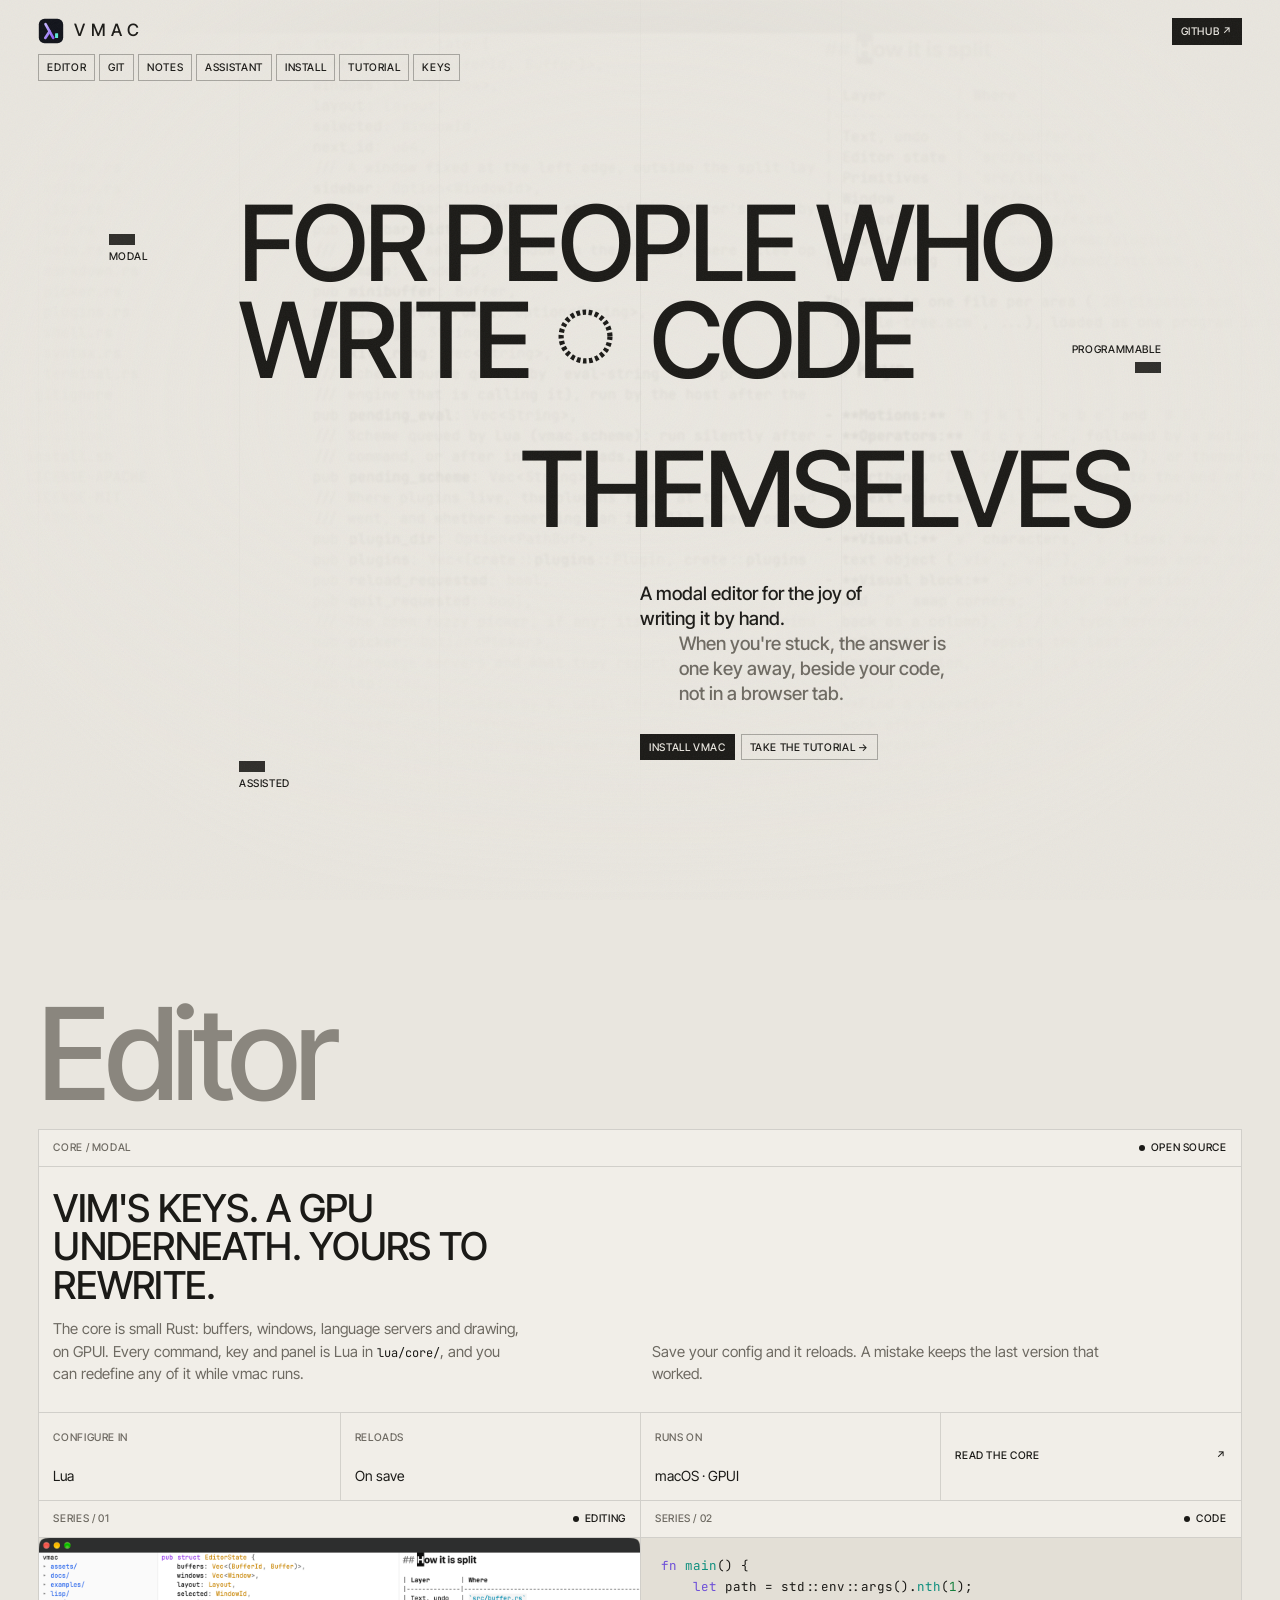
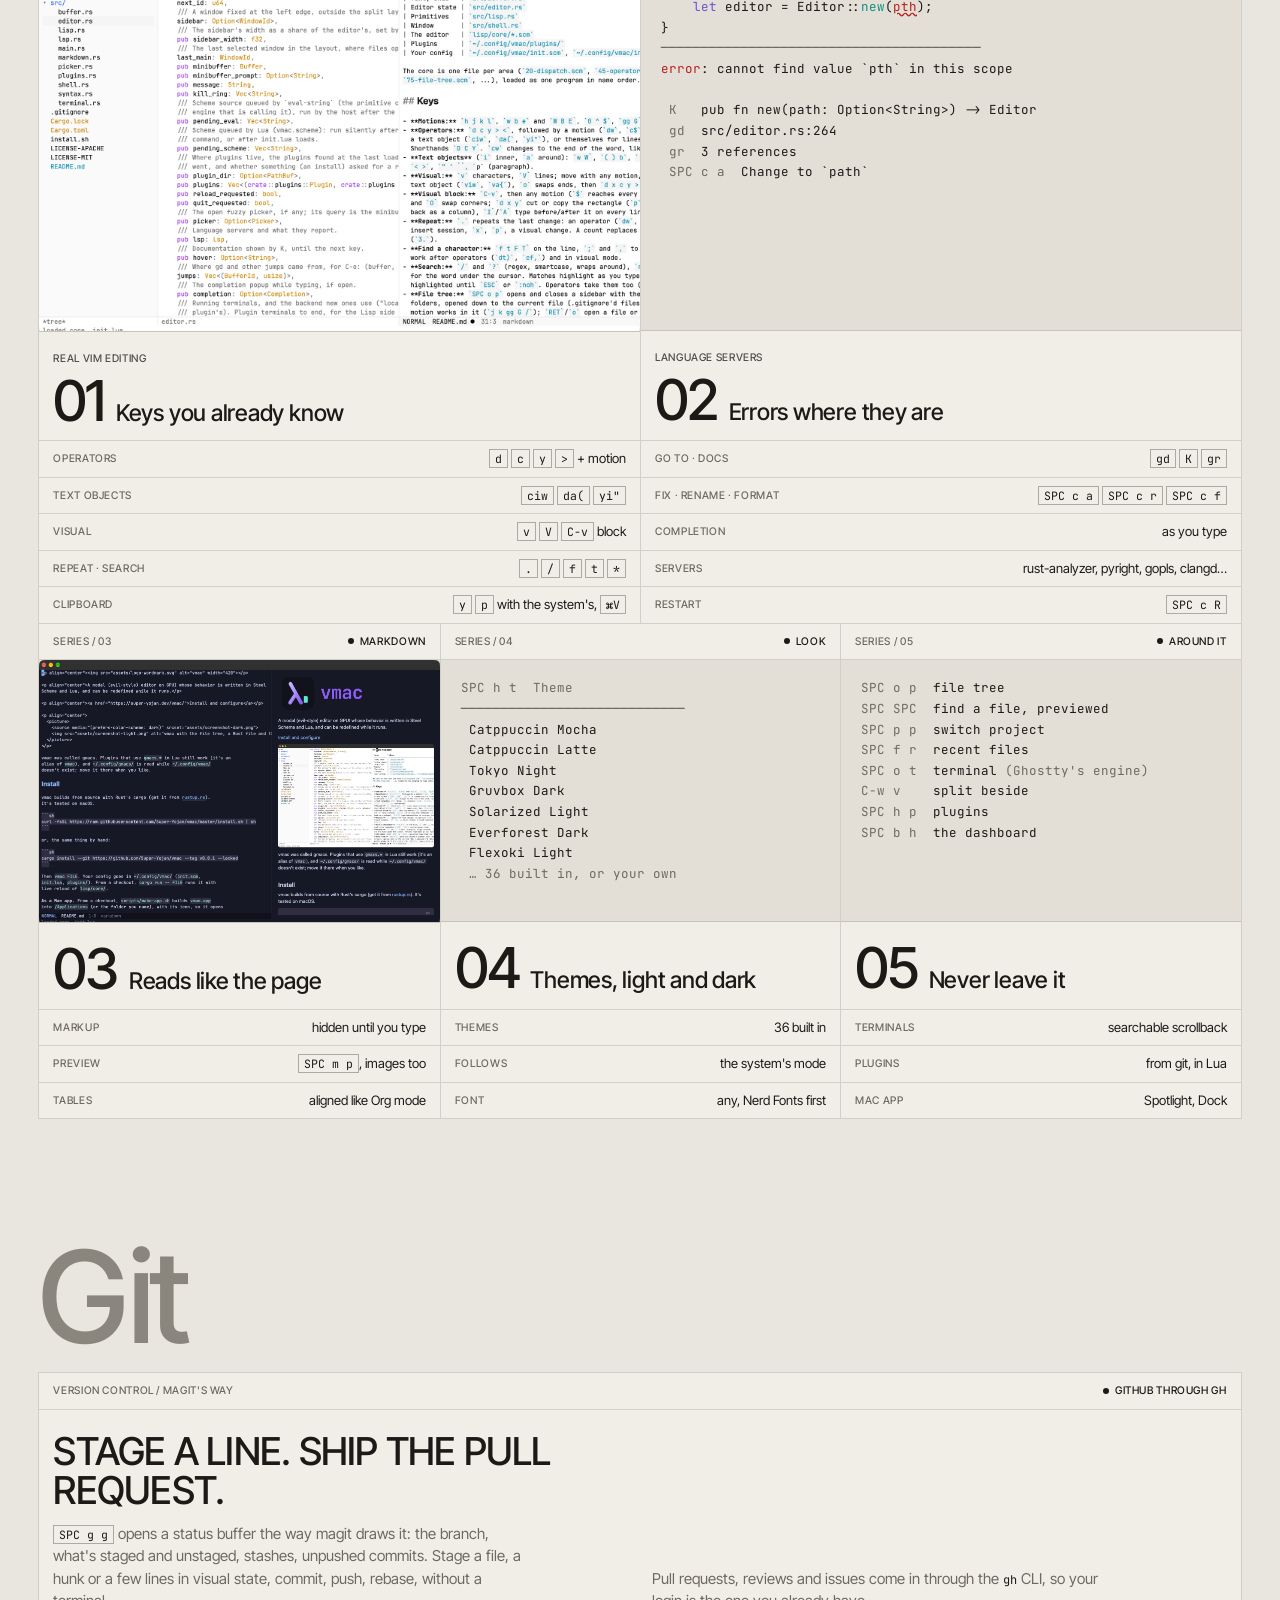
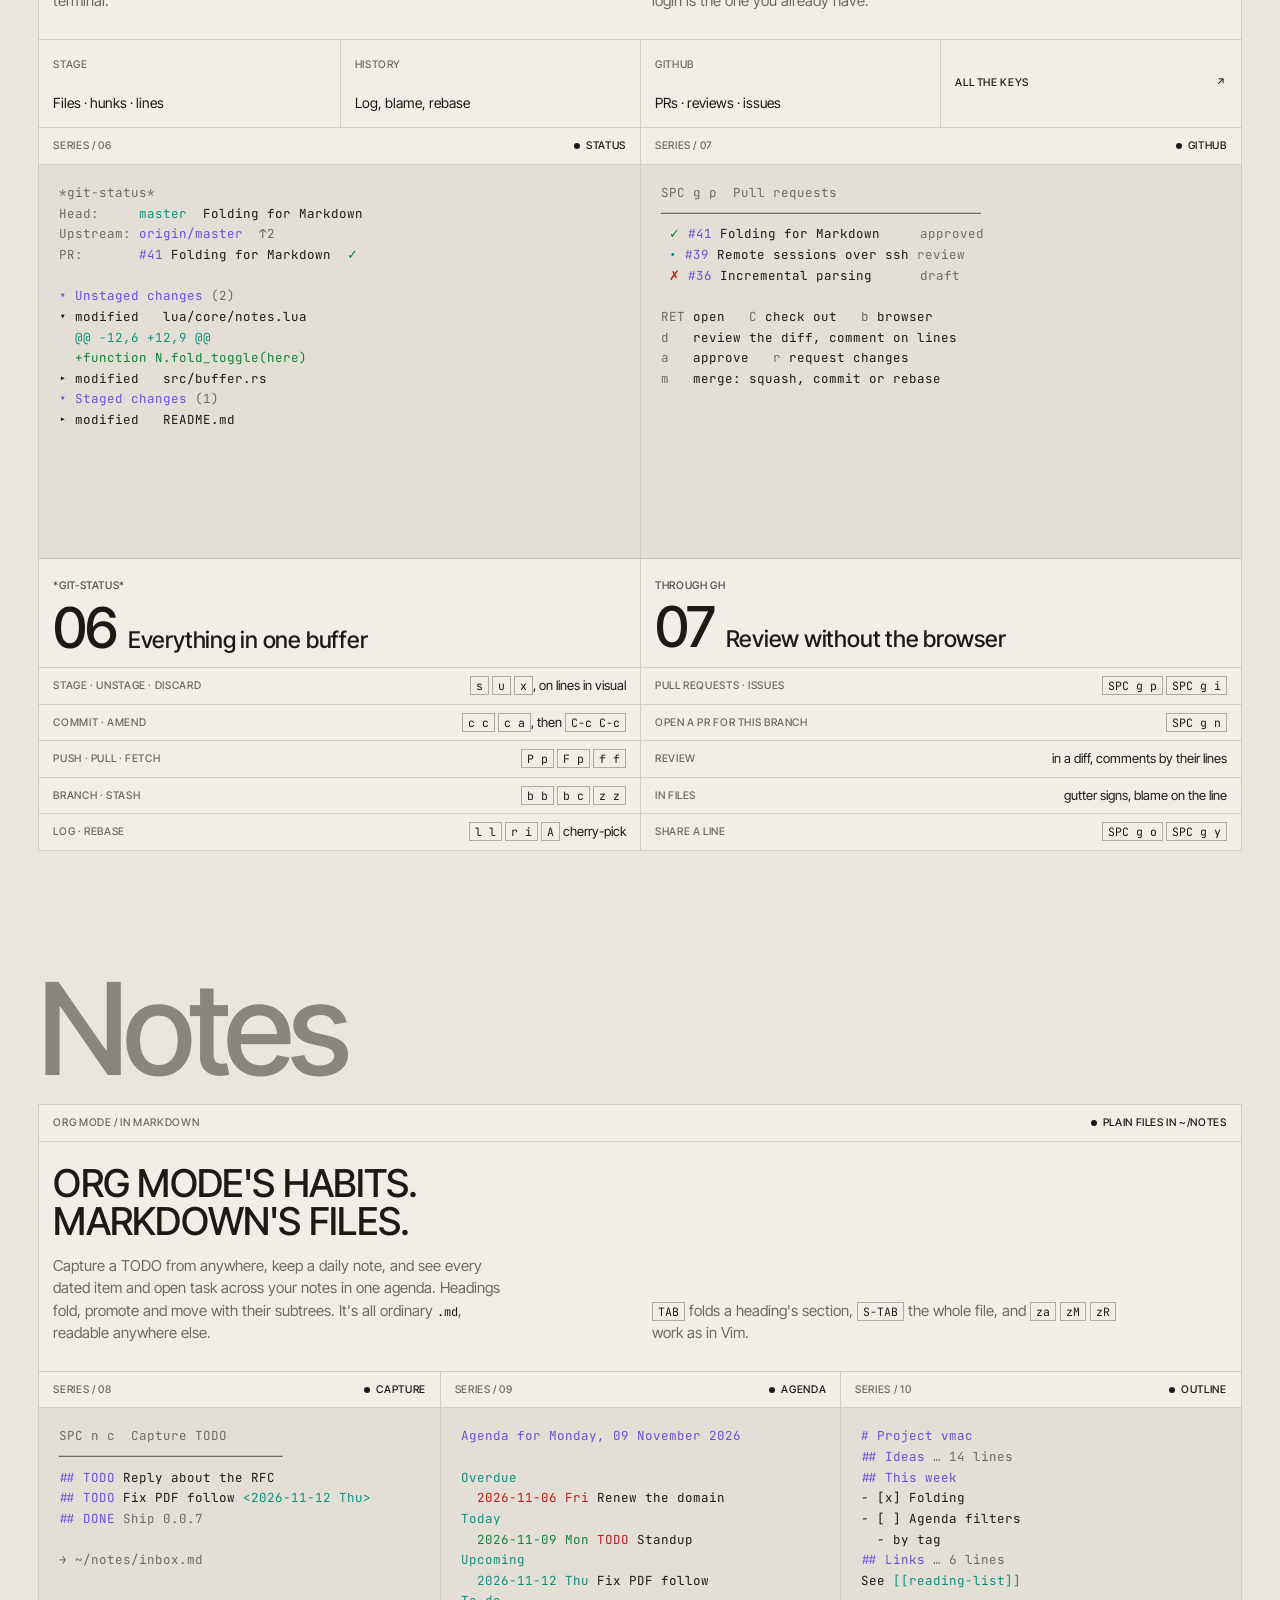
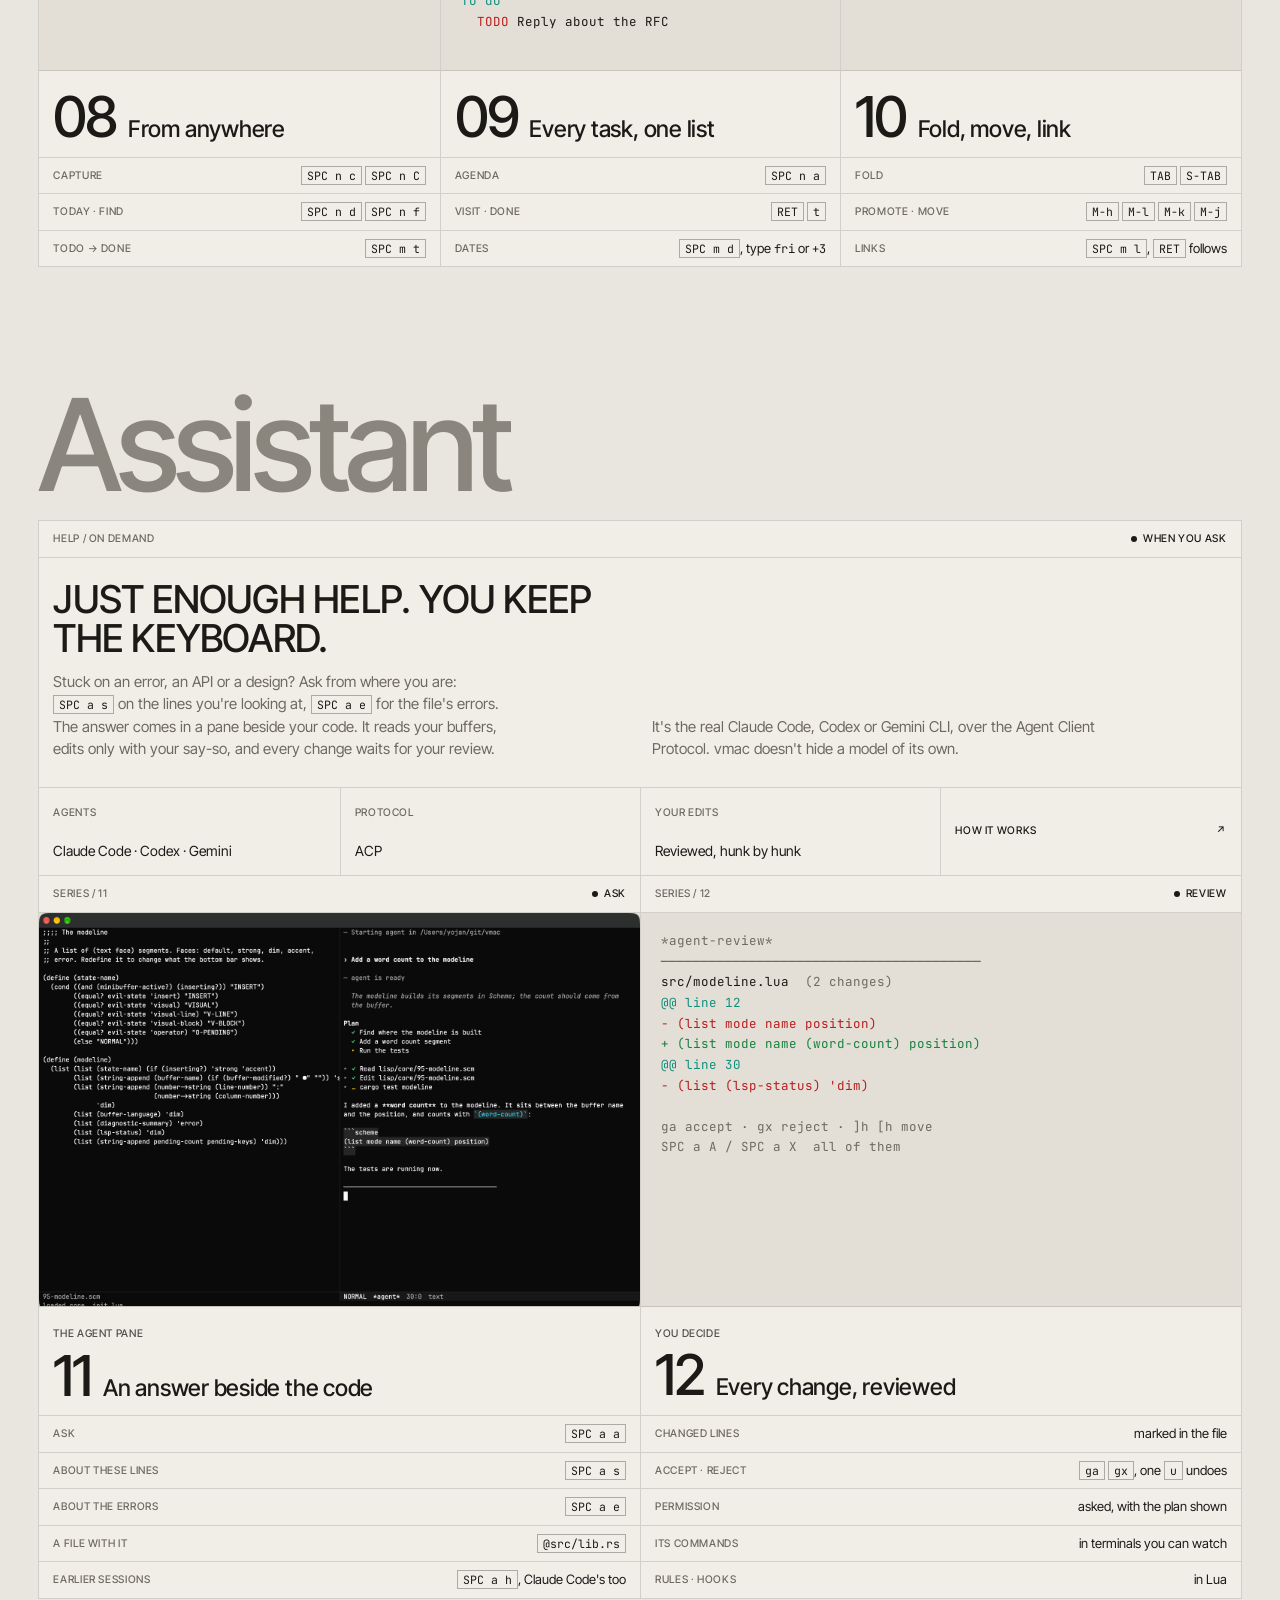
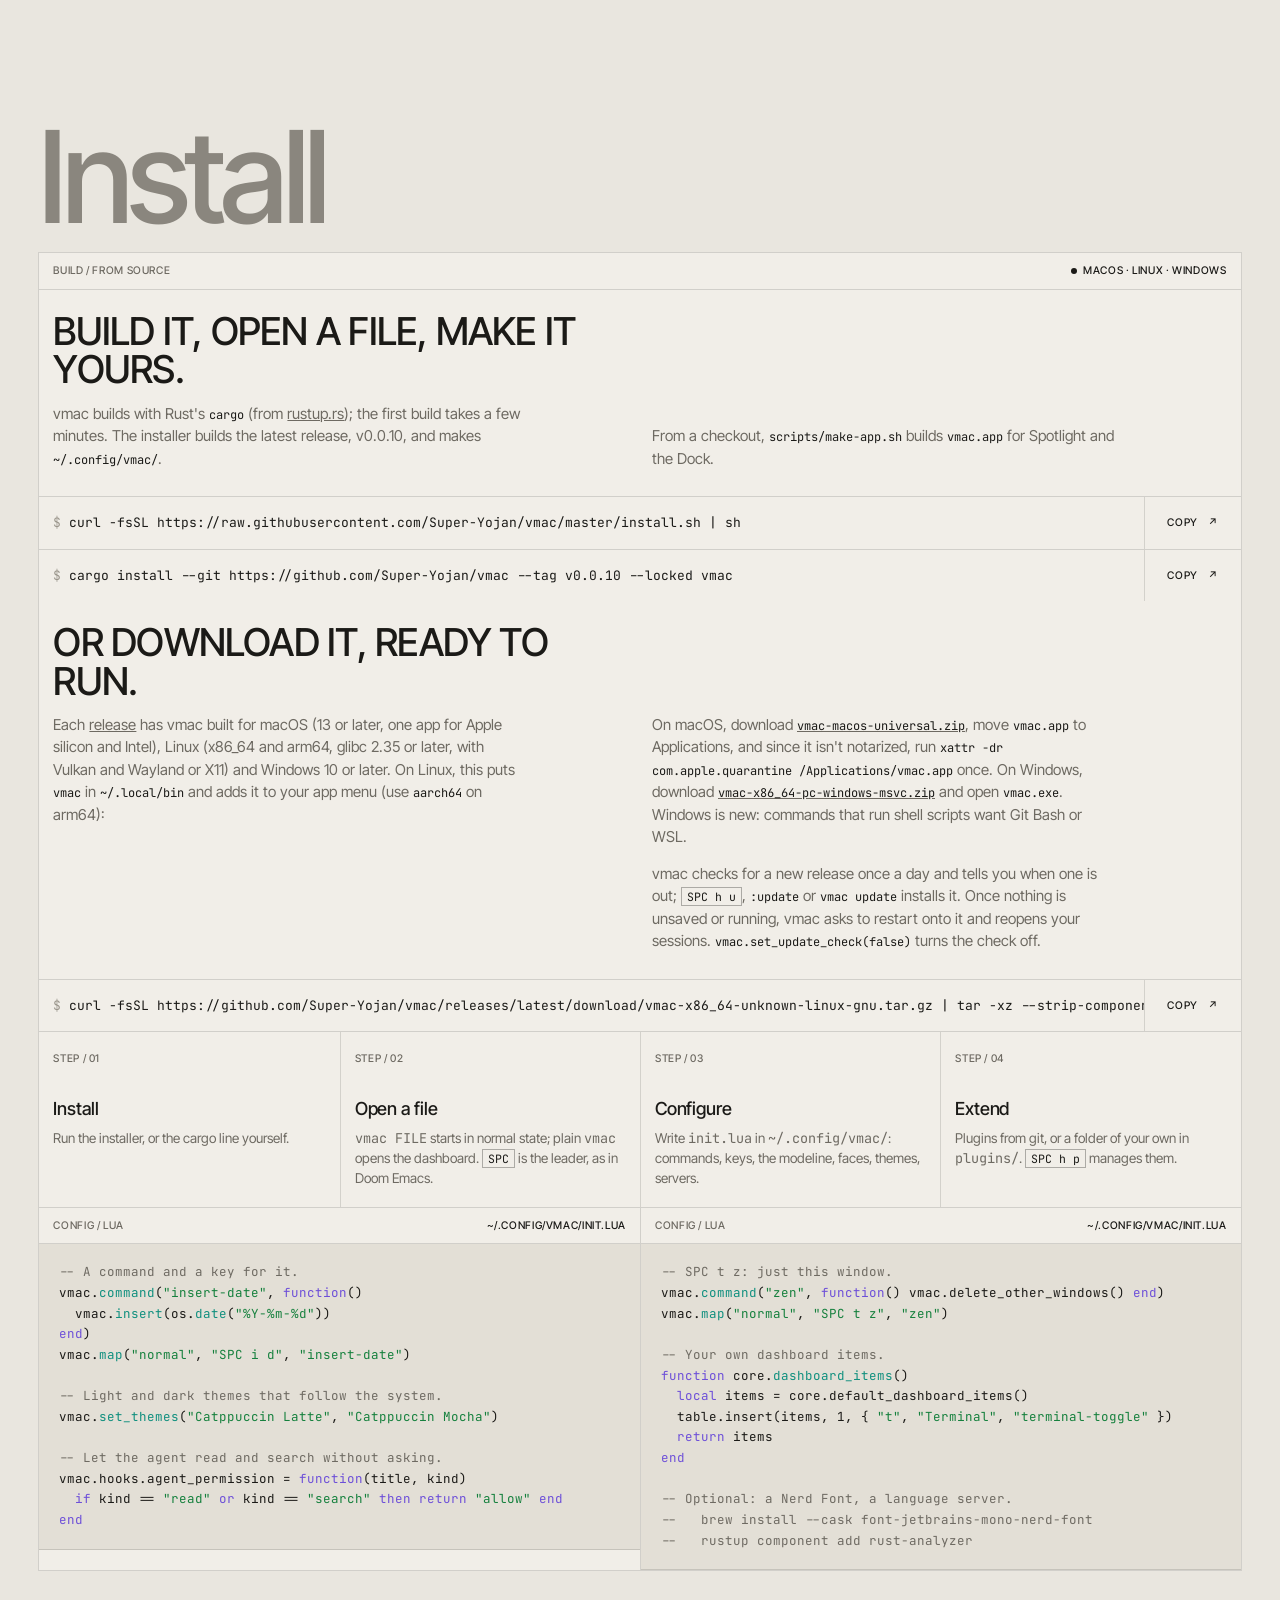
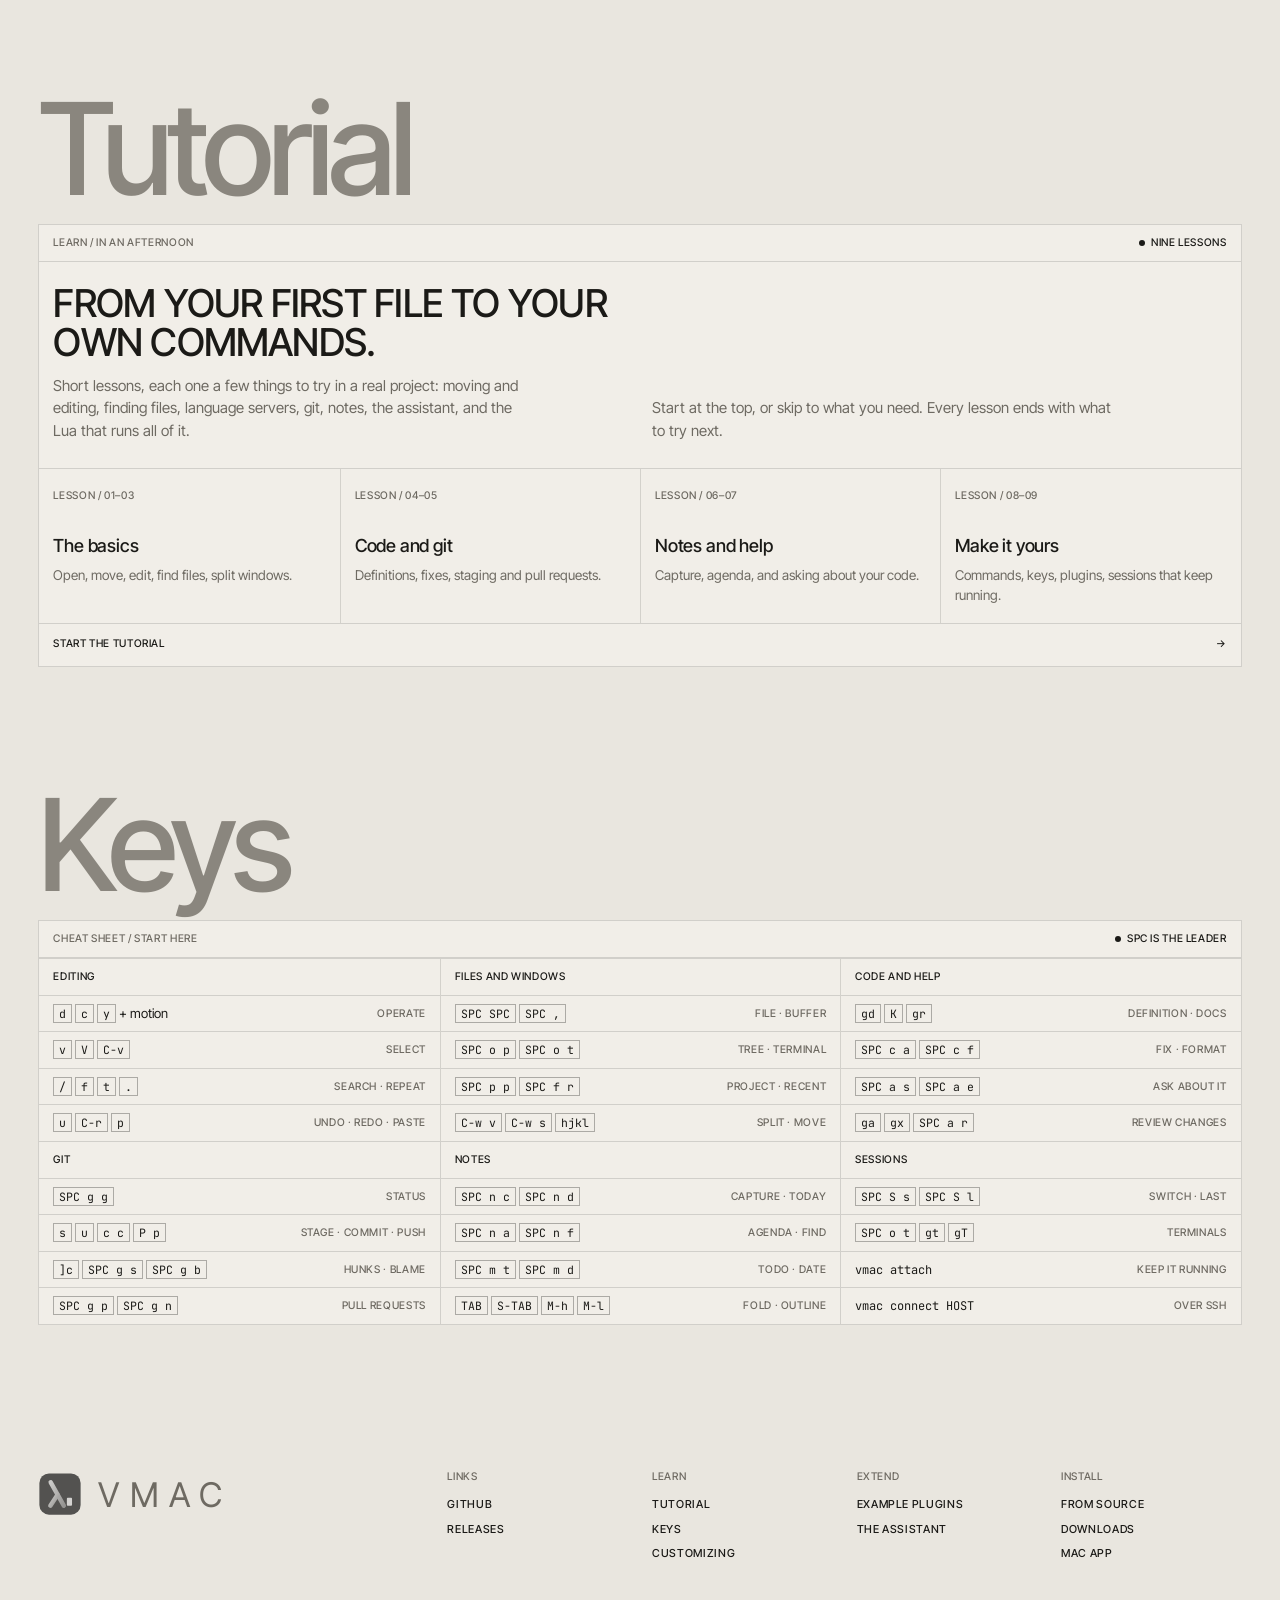
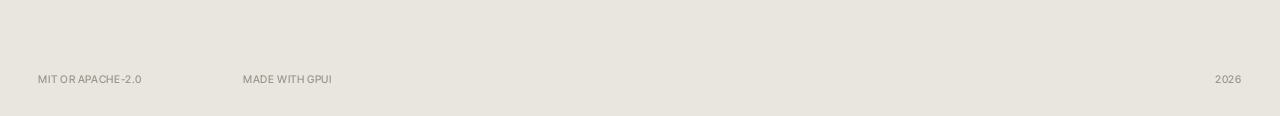
<file: docs/index.html>
<!doctype html>
<html lang="en">
<head>
<meta charset="utf-8">
<meta name="viewport" content="width=device-width, initial-scale=1">
<meta name="color-scheme" content="dark light">
<title>vmac: the editor for people who write code</title>
<meta name="description" content="vmac is a modal, Vim-style editor on GPUI for people who enjoy writing code: git the magit way, notes the org-mode way, and just enough assistant beside it that you never leave for the browser. Every key and panel is Lua you can change while it runs.">
<link rel="icon" href="logo.svg" type="image/svg+xml">
<link rel="preconnect" href="https://fonts.googleapis.com">
<link rel="preconnect" href="https://fonts.gstatic.com" crossorigin>
<link href="https://fonts.googleapis.com/css2?family=Inter+Tight:wght@400;500;600&family=JetBrains+Mono:wght@400;500&display=swap" rel="stylesheet">
<link rel="stylesheet" href="site.css">
</head>
<body>
<div class="columns" aria-hidden="true"><span></span><span></span><span></span><span></span><span></span><span></span></div>

<header>
  <div class="brand">
    <a class="wordmark" href="#top"><img src="logo.svg" alt=""><span>vmac</span></a>
    <nav aria-label="Sections">
      <a class="box" href="#editor">Editor</a>
      <a class="box" href="#git">Git</a>
      <a class="box" href="#notes">Notes</a>
      <a class="box" href="#assistant">Assistant</a>
      <a class="box" href="#install">Install</a>
      <a class="box" href="tutorial.html">Tutorial</a>
      <a class="box" href="#keys">Keys</a>
    </nav>
  </div>
  <a class="box solid" href="https://github.com/Super-Yojan/vmac">GitHub ↗</a>
</header>

<main id="top">
  <!-- Hero: staggered, like the reference -->
  <div class="hero">
    <div class="hero-shot" aria-hidden="true">
      <picture>
        <source srcset="editor-light.png" media="(prefers-color-scheme: light)">
        <img src="editor-dark.png" alt="">
      </picture>
    </div>
    <div class="tags" aria-hidden="true">
      <div class="tag t1 rise d3"><i></i><span class="label">Modal</span></div>
      <div class="tag t2 rise d3"><span class="label">Programmable</span><i></i></div>
      <div class="tag t3 rise d4"><i></i><span class="label">Assisted</span></div>
    </div>
    <h1>
      <span class="row r1 rise d1">For people who</span>
      <span class="row r2 rise d1">write <svg class="ring" viewBox="0 0 40 40" aria-hidden="true"><circle cx="20" cy="20" r="15" fill="none" stroke="currentColor" stroke-width="3.2" stroke-dasharray="2.2 1.6"/></svg> code</span>
      <span class="row r3 rise d2">themselves</span>
    </h1>
    <p class="lede rise d3">
      <span>A modal editor for the joy of</span>
      <span>writing it by hand.</span>
      <span>When you're stuck, the answer is</span>
      <span>one key away, beside your code,</span>
      <span>not in a browser tab.</span>
    </p>
    <div class="cta rise d4">
      <a class="box solid" href="#install">Install vmac</a>
      <a class="box" href="tutorial.html">Take the tutorial →</a>
    </div>
  </div>

  <!-- The editor -->
  <section id="editor">
    <h2 class="big">Editor</h2>
    <div class="panel">
      <div class="bar"><span class="label">Core / Modal</span><span class="label"><i class="dot"></i> Open source</span></div>
      <div class="intro">
        <h2>Vim's keys. A GPU underneath. Yours to rewrite.</h2>
        <p>The core is small Rust: buffers, windows, language servers and drawing, on GPUI. Every command, key and panel is Lua in <code>lua/core/</code>, and you can redefine any of it while vmac runs.</p>
        <p class="side">Save your config and it reloads. A mistake keeps the last version that worked.</p>
      </div>
      <div class="cells">
        <div><span class="label">Configure in</span><div class="v">Lua</div></div>
        <div><span class="label">Reloads</span><div class="v">On save</div></div>
        <div><span class="label">Runs on</span><div class="v">macOS · GPUI</div></div>
        <a class="go" href="https://github.com/Super-Yojan/vmac/tree/master/lua/core">Read the core <span>↗</span></a>
      </div>
      <div class="cards">
        <article class="card">
          <div class="bar"><span class="label">Series / 01</span><span class="label"><i class="dot"></i> Editing</span></div>
          <div class="shot">
            <picture>
              <source srcset="editor-light.png" media="(prefers-color-scheme: light)">
              <img src="editor-dark.png" alt="vmac with the file tree, a Rust file and its README side by side" loading="lazy">
            </picture>
          </div>
          <div class="card-head">
            <span class="label">Real Vim editing</span>
            <div class="num"><b>01</b><span>Keys you already know</span></div>
          </div>
          <div class="rows">
            <div><span class="label">Operators</span><span><kbd>d</kbd> <kbd>c</kbd> <kbd>y</kbd> <kbd>&gt;</kbd> + motion</span></div>
            <div><span class="label">Text objects</span><span><kbd>ciw</kbd> <kbd>da(</kbd> <kbd>yi"</kbd></span></div>
            <div><span class="label">Visual</span><span><kbd>v</kbd> <kbd>V</kbd> <kbd>C-v</kbd> block</span></div>
            <div><span class="label">Repeat · search</span><span><kbd>.</kbd> <kbd>/</kbd> <kbd>f</kbd> <kbd>t</kbd> <kbd>*</kbd></span></div>
            <div><span class="label">Clipboard</span><span><kbd>y</kbd> <kbd>p</kbd> with the system's, <kbd>⌘V</kbd></span></div>
          </div>
        </article>
        <article class="card">
          <div class="bar"><span class="label">Series / 02</span><span class="label"><i class="dot"></i> Code</span></div>
          <div class="shot"><pre><span class="c-k">fn</span> <span class="c-f">main</span>() {
    <span class="c-k">let</span> path = std::env::args().<span class="c-f">nth</span>(<span class="c-s">1</span>);
    <span class="c-k">let</span> editor = Editor::<span class="c-f">new</span>(<span class="c-r" style="text-decoration: underline wavy">pth</span>);
}
<span class="c-d">────────────────────────────────────────</span>
<span class="c-r">error</span>: cannot find value `pth` in this scope

 <span class="c-d">K</span>   pub fn new(path: Option&lt;String&gt;) -&gt; Editor
 <span class="c-d">gd</span>  src/editor.rs:264
 <span class="c-d">gr</span>  3 references
 <span class="c-d">SPC c a</span>  Change to `path`</pre></div>
          <div class="card-head">
            <span class="label">Language servers</span>
            <div class="num"><b>02</b><span>Errors where they are</span></div>
          </div>
          <div class="rows">
            <div><span class="label">Go to · docs</span><span><kbd>gd</kbd> <kbd>K</kbd> <kbd>gr</kbd></span></div>
            <div><span class="label">Fix · rename · format</span><span><kbd>SPC c a</kbd> <kbd>SPC c r</kbd> <kbd>SPC c f</kbd></span></div>
            <div><span class="label">Completion</span><span>as you type</span></div>
            <div><span class="label">Servers</span><span>rust-analyzer, pyright, gopls, clangd…</span></div>
            <div><span class="label">Restart</span><span><kbd>SPC c R</kbd></span></div>
          </div>
        </article>
      </div>
      <div class="cards three">
        <article class="card">
          <div class="bar"><span class="label">Series / 03</span><span class="label"><i class="dot"></i> Markdown</span></div>
          <div class="shot"><img style="object-position: right top" src="markdown.png" alt="A README with its markup hidden beside a rendered preview, in the Catppuccin Mocha theme" loading="lazy"></div>
          <div class="card-head"><div class="num"><b>03</b><span>Reads like the page</span></div></div>
          <div class="rows">
            <div><span class="label">Markup</span><span>hidden until you type</span></div>
            <div><span class="label">Preview</span><span><kbd>SPC m p</kbd>, images too</span></div>
            <div><span class="label">Tables</span><span>aligned like Org mode</span></div>
          </div>
        </article>
        <article class="card">
          <div class="bar"><span class="label">Series / 04</span><span class="label"><i class="dot"></i> Look</span></div>
          <div class="shot"><pre><span class="c-d">SPC h t  Theme</span>
<span class="c-d">────────────────────────────</span>
 Catppuccin Mocha
 Catppuccin Latte
 Tokyo Night
 Gruvbox Dark
 Solarized Light
 Everforest Dark
 Flexoki Light
 <span class="c-d">… 36 built in, or your own</span></pre></div>
          <div class="card-head"><div class="num"><b>04</b><span>Themes, light and dark</span></div></div>
          <div class="rows">
            <div><span class="label">Themes</span><span>36 built in</span></div>
            <div><span class="label">Follows</span><span>the system's mode</span></div>
            <div><span class="label">Font</span><span>any, Nerd Fonts first</span></div>
          </div>
        </article>
        <article class="card">
          <div class="bar"><span class="label">Series / 05</span><span class="label"><i class="dot"></i> Around it</span></div>
          <div class="shot"><pre><span class="c-d">SPC o p</span>  file tree
<span class="c-d">SPC SPC</span>  find a file, previewed
<span class="c-d">SPC p p</span>  switch project
<span class="c-d">SPC f r</span>  recent files
<span class="c-d">SPC o t</span>  terminal <span class="c-d">(Ghostty's engine)</span>
<span class="c-d">C-w v</span>    split beside
<span class="c-d">SPC h p</span>  plugins
<span class="c-d">SPC b h</span>  the dashboard</pre></div>
          <div class="card-head"><div class="num"><b>05</b><span>Never leave it</span></div></div>
          <div class="rows">
            <div><span class="label">Terminals</span><span>searchable scrollback</span></div>
            <div><span class="label">Plugins</span><span>from git, in Lua</span></div>
            <div><span class="label">Mac app</span><span>Spotlight, Dock</span></div>
          </div>
        </article>
      </div>
    </div>
  </section>

  <!-- Git -->
  <section id="git">
    <h2 class="big">Git</h2>
    <div class="panel">
      <div class="bar"><span class="label">Version control / Magit's way</span><span class="label"><i class="dot"></i> GitHub through gh</span></div>
      <div class="intro">
        <h2>Stage a line. Ship the pull request.</h2>
        <p><kbd>SPC g g</kbd> opens a status buffer the way magit draws it: the branch, what's staged and unstaged, stashes, unpushed commits. Stage a file, a hunk or a few lines in visual state, commit, push, rebase, without a terminal.</p>
        <p class="side">Pull requests, reviews and issues come in through the <code>gh</code> CLI, so your login is the one you already have.</p>
      </div>
      <div class="cells">
        <div><span class="label">Stage</span><div class="v">Files · hunks · lines</div></div>
        <div><span class="label">History</span><div class="v">Log, blame, rebase</div></div>
        <div><span class="label">GitHub</span><div class="v">PRs · reviews · issues</div></div>
        <a class="go" href="https://github.com/Super-Yojan/vmac#git">All the keys <span>↗</span></a>
      </div>
      <div class="cards">
        <article class="card">
          <div class="bar"><span class="label">Series / 06</span><span class="label"><i class="dot"></i> Status</span></div>
          <div class="shot"><pre><span class="c-d">*git-status*</span>
<span class="c-d">Head:</span>     <span class="c-f">master</span>  Folding for Markdown
<span class="c-d">Upstream:</span> <span class="c-k">origin/master</span>  <span class="c-d">↑2</span>
<span class="c-d">PR:</span>       <span class="c-k">#41</span> Folding for Markdown  <span class="c-s">✓</span>

<span class="c-k">▾ Unstaged changes</span> <span class="c-d">(2)</span>
▾ modified   lua/core/notes.lua
  <span class="c-f">@@ -12,6 +12,9 @@</span>
  <span class="c-s">+function N.fold_toggle(here)</span>
▸ modified   src/buffer.rs
<span class="c-k">▾ Staged changes</span> <span class="c-d">(1)</span>
▸ modified   README.md</pre></div>
          <div class="card-head">
            <span class="label">*git-status*</span>
            <div class="num"><b>06</b><span>Everything in one buffer</span></div>
          </div>
          <div class="rows">
            <div><span class="label">Stage · unstage · discard</span><span><kbd>s</kbd> <kbd>u</kbd> <kbd>x</kbd>, on lines in visual</span></div>
            <div><span class="label">Commit · amend</span><span><kbd>c c</kbd> <kbd>c a</kbd>, then <kbd>C-c C-c</kbd></span></div>
            <div><span class="label">Push · pull · fetch</span><span><kbd>P p</kbd> <kbd>F p</kbd> <kbd>f f</kbd></span></div>
            <div><span class="label">Branch · stash</span><span><kbd>b b</kbd> <kbd>b c</kbd> <kbd>z z</kbd></span></div>
            <div><span class="label">Log · rebase</span><span><kbd>l l</kbd> <kbd>r i</kbd> <kbd>A</kbd> cherry-pick</span></div>
          </div>
        </article>
        <article class="card">
          <div class="bar"><span class="label">Series / 07</span><span class="label"><i class="dot"></i> GitHub</span></div>
          <div class="shot"><pre><span class="c-d">SPC g p  Pull requests</span>
<span class="c-d">────────────────────────────────────────</span>
 <span class="c-s">✓</span> <span class="c-k">#41</span> Folding for Markdown     <span class="c-d">approved</span>
 <span class="c-f">•</span> <span class="c-k">#39</span> Remote sessions over ssh <span class="c-d">review</span>
 <span class="c-r">✗</span> <span class="c-k">#36</span> Incremental parsing      <span class="c-d">draft</span>

<span class="c-d">RET</span> open   <span class="c-d">C</span> check out   <span class="c-d">b</span> browser
<span class="c-d">d</span>   review the diff, comment on lines
<span class="c-d">a</span>   approve   <span class="c-d">r</span> request changes
<span class="c-d">m</span>   merge: squash, commit or rebase</pre></div>
          <div class="card-head">
            <span class="label">Through gh</span>
            <div class="num"><b>07</b><span>Review without the browser</span></div>
          </div>
          <div class="rows">
            <div><span class="label">Pull requests · issues</span><span><kbd>SPC g p</kbd> <kbd>SPC g i</kbd></span></div>
            <div><span class="label">Open a PR for this branch</span><span><kbd>SPC g n</kbd></span></div>
            <div><span class="label">Review</span><span>in a diff, comments by their lines</span></div>
            <div><span class="label">In files</span><span>gutter signs, blame on the line</span></div>
            <div><span class="label">Share a line</span><span><kbd>SPC g o</kbd> <kbd>SPC g y</kbd></span></div>
          </div>
        </article>
      </div>
    </div>
  </section>

  <!-- Notes -->
  <section id="notes">
    <h2 class="big">Notes</h2>
    <div class="panel">
      <div class="bar"><span class="label">Org mode / In Markdown</span><span class="label"><i class="dot"></i> Plain files in ~/notes</span></div>
      <div class="intro">
        <h2>Org mode's habits. Markdown's files.</h2>
        <p>Capture a TODO from anywhere, keep a daily note, and see every dated item and open task across your notes in one agenda. Headings fold, promote and move with their subtrees. It's all ordinary <code>.md</code>, readable anywhere else.</p>
        <p class="side"><kbd>TAB</kbd> folds a heading's section, <kbd>S-TAB</kbd> the whole file, and <kbd>za</kbd> <kbd>zM</kbd> <kbd>zR</kbd> work as in Vim.</p>
      </div>
      <div class="cards three">
        <article class="card">
          <div class="bar"><span class="label">Series / 08</span><span class="label"><i class="dot"></i> Capture</span></div>
          <div class="shot"><pre><span class="c-d">SPC n c  Capture TODO</span>
<span class="c-d">────────────────────────────</span>
<span class="c-k">## TODO</span> Reply about the RFC
<span class="c-k">## TODO</span> Fix PDF follow <span class="c-f">&lt;2026-11-12 Thu&gt;</span>
<span class="c-k">## DONE</span> <span class="c-d">Ship 0.0.7</span>

<span class="c-d">→ ~/notes/inbox.md</span></pre></div>
          <div class="card-head"><div class="num"><b>08</b><span>From anywhere</span></div></div>
          <div class="rows">
            <div><span class="label">Capture</span><span><kbd>SPC n c</kbd> <kbd>SPC n C</kbd></span></div>
            <div><span class="label">Today · find</span><span><kbd>SPC n d</kbd> <kbd>SPC n f</kbd></span></div>
            <div><span class="label">TODO → DONE</span><span><kbd>SPC m t</kbd></span></div>
          </div>
        </article>
        <article class="card">
          <div class="bar"><span class="label">Series / 09</span><span class="label"><i class="dot"></i> Agenda</span></div>
          <div class="shot"><pre><span class="c-k">Agenda for Monday, 09 November 2026</span>

<span class="c-f">Overdue</span>
  <span class="c-r">2026-11-06 Fri</span> Renew the domain
<span class="c-f">Today</span>
  <span class="c-s">2026-11-09 Mon</span> <span class="c-r">TODO</span> Standup
<span class="c-f">Upcoming</span>
  <span class="c-f">2026-11-12 Thu</span> Fix PDF follow
<span class="c-f">To do</span>
  <span class="c-r">TODO</span> Reply about the RFC</pre></div>
          <div class="card-head"><div class="num"><b>09</b><span>Every task, one list</span></div></div>
          <div class="rows">
            <div><span class="label">Agenda</span><span><kbd>SPC n a</kbd></span></div>
            <div><span class="label">Visit · done</span><span><kbd>RET</kbd> <kbd>t</kbd></span></div>
            <div><span class="label">Dates</span><span><kbd>SPC m d</kbd>, type <code>fri</code> or <code>+3</code></span></div>
          </div>
        </article>
        <article class="card">
          <div class="bar"><span class="label">Series / 10</span><span class="label"><i class="dot"></i> Outline</span></div>
          <div class="shot"><pre><span class="c-k"># Project vmac</span>
<span class="c-k">## Ideas</span> <span class="c-d">… 14 lines</span>
<span class="c-k">## This week</span>
- [x] Folding
- [ ] Agenda filters
  - by tag
<span class="c-k">## Links</span> <span class="c-d">… 6 lines</span>
See <span class="c-f">[[reading-list]]</span></pre></div>
          <div class="card-head"><div class="num"><b>10</b><span>Fold, move, link</span></div></div>
          <div class="rows">
            <div><span class="label">Fold</span><span><kbd>TAB</kbd> <kbd>S-TAB</kbd></span></div>
            <div><span class="label">Promote · move</span><span><kbd>M-h</kbd> <kbd>M-l</kbd> <kbd>M-k</kbd> <kbd>M-j</kbd></span></div>
            <div><span class="label">Links</span><span><kbd>SPC m l</kbd>, <kbd>RET</kbd> follows</span></div>
          </div>
        </article>
      </div>
    </div>
  </section>

  <!-- The assistant -->
  <section id="assistant">
    <h2 class="big">Assistant</h2>
    <div class="panel">
      <div class="bar"><span class="label">Help / On demand</span><span class="label"><i class="dot"></i> When you ask</span></div>
      <div class="intro">
        <h2>Just enough help. You keep the keyboard.</h2>
        <p>Stuck on an error, an API or a design? Ask from where you are: <kbd>SPC a s</kbd> on the lines you're looking at, <kbd>SPC a e</kbd> for the file's errors. The answer comes in a pane beside your code. It reads your buffers, edits only with your say-so, and every change waits for your review.</p>
        <p class="side">It's the real Claude Code, Codex or Gemini CLI, over the Agent Client Protocol. vmac doesn't hide a model of its own.</p>
      </div>
      <div class="cells">
        <div><span class="label">Agents</span><div class="v">Claude Code · Codex · Gemini</div></div>
        <div><span class="label">Protocol</span><div class="v">ACP</div></div>
        <div><span class="label">Your edits</span><div class="v">Reviewed, hunk by hunk</div></div>
        <a class="go" href="https://github.com/Super-Yojan/vmac#coding-agent">How it works <span>↗</span></a>
      </div>
      <div class="cards">
        <article class="card">
          <div class="bar"><span class="label">Series / 11</span><span class="label"><i class="dot"></i> Ask</span></div>
          <div class="shot"><img src="agent.png" alt="vmac with a file on the left and the agent's plan, tool calls and answer on the right" loading="lazy"></div>
          <div class="card-head">
            <span class="label">The agent pane</span>
            <div class="num"><b>11</b><span>An answer beside the code</span></div>
          </div>
          <div class="rows">
            <div><span class="label">Ask</span><span><kbd>SPC a a</kbd></span></div>
            <div><span class="label">About these lines</span><span><kbd>SPC a s</kbd></span></div>
            <div><span class="label">About the errors</span><span><kbd>SPC a e</kbd></span></div>
            <div><span class="label">A file with it</span><span><kbd>@src/lib.rs</kbd></span></div>
            <div><span class="label">Earlier sessions</span><span><kbd>SPC a h</kbd>, Claude Code's too</span></div>
          </div>
        </article>
        <article class="card">
          <div class="bar"><span class="label">Series / 12</span><span class="label"><i class="dot"></i> Review</span></div>
          <div class="shot"><pre><span class="c-d">*agent-review*</span>
<span class="c-d">────────────────────────────────────────</span>
src/modeline.lua  <span class="c-d">(2 changes)</span>
<span class="c-f">@@ line 12</span>
<span class="c-r">- (list mode name position)</span>
<span class="c-s">+ (list mode name (word-count) position)</span>
<span class="c-f">@@ line 30</span>
<span class="c-r">- (list (lsp-status) 'dim)</span>

<span class="c-d">ga accept · gx reject · ]h [h move</span>
<span class="c-d">SPC a A / SPC a X  all of them</span></pre></div>
          <div class="card-head">
            <span class="label">You decide</span>
            <div class="num"><b>12</b><span>Every change, reviewed</span></div>
          </div>
          <div class="rows">
            <div><span class="label">Changed lines</span><span>marked in the file</span></div>
            <div><span class="label">Accept · reject</span><span><kbd>ga</kbd> <kbd>gx</kbd>, one <kbd>u</kbd> undoes</span></div>
            <div><span class="label">Permission</span><span>asked, with the plan shown</span></div>
            <div><span class="label">Its commands</span><span>in terminals you can watch</span></div>
            <div><span class="label">Rules · hooks</span><span>in Lua</span></div>
          </div>
        </article>
      </div>
    </div>
  </section>

  <!-- Install -->
  <section id="install">
    <h2 class="big">Install</h2>
    <div class="panel">
      <div class="bar"><span class="label">Build / From source</span><span class="label"><i class="dot"></i> macOS · Linux · Windows</span></div>
      <div class="intro">
        <h2>Build it, open a file, make it yours.</h2>
        <p>vmac builds with Rust's <code>cargo</code> (from <a href="https://rustup.rs">rustup.rs</a>); the first build takes a few minutes. The installer builds the latest release, v0.0.10, and makes <code>~/.config/vmac/</code>.</p>
        <p class="side">From a checkout, <code>scripts/make-app.sh</code> builds <code>vmac.app</code> for Spotlight and the Dock.</p>
      </div>
      <div class="cmd">
        <code id="install-cmd">curl -fsSL https://raw.githubusercontent.com/Super-Yojan/vmac/master/install.sh | sh</code>
        <button type="button" data-copy="install-cmd">Copy <span>↗</span></button>
      </div>
      <div class="cmd">
        <code id="cargo-cmd">cargo install --git https://github.com/Super-Yojan/vmac --tag v0.0.10 --locked vmac</code>
        <button type="button" data-copy="cargo-cmd">Copy <span>↗</span></button>
      </div>
      <div class="intro">
        <h2>Or download it, ready to run.</h2>
        <p>Each <a href="https://github.com/Super-Yojan/vmac/releases">release</a> has vmac built for macOS (13 or later, one app for Apple silicon and Intel), Linux (x86_64 and arm64, glibc 2.35 or later, with Vulkan and Wayland or X11) and Windows 10 or later. On Linux, this puts <code>vmac</code> in <code>~/.local/bin</code> and adds it to your app menu (use <code>aarch64</code> on arm64):</p>
        <p class="side">On macOS, download <a href="https://github.com/Super-Yojan/vmac/releases/latest/download/vmac-macos-universal.zip"><code>vmac-macos-universal.zip</code></a>, move <code>vmac.app</code> to Applications, and since it isn't notarized, run <code>xattr -dr com.apple.quarantine /Applications/vmac.app</code> once. On Windows, download <a href="https://github.com/Super-Yojan/vmac/releases/latest/download/vmac-x86_64-pc-windows-msvc.zip"><code>vmac-x86_64-pc-windows-msvc.zip</code></a> and open <code>vmac.exe</code>. Windows is new: commands that run shell scripts want Git Bash or WSL.</p>
        <p class="side">vmac checks for a new release once a day and tells you when one is out; <kbd>SPC h u</kbd>, <code>:update</code> or <code>vmac update</code> installs it. Once nothing is unsaved or running, vmac asks to restart onto it and reopens your sessions. <code>vmac.set_update_check(false)</code> turns the check off.</p>
      </div>
      <div class="cmd">
        <code id="linux-cmd">curl -fsSL https://github.com/Super-Yojan/vmac/releases/latest/download/vmac-x86_64-unknown-linux-gnu.tar.gz | tar -xz --strip-components=1 -C ~/.local</code>
        <button type="button" data-copy="linux-cmd">Copy <span>↗</span></button>
      </div>
      <div class="steps">
        <div class="step"><span class="label">Step / 01</span><h3>Install</h3><p>Run the installer, or the cargo line yourself.</p></div>
        <div class="step"><span class="label">Step / 02</span><h3>Open a file</h3><p><code>vmac FILE</code> starts in normal state; plain <code>vmac</code> opens the dashboard. <kbd>SPC</kbd> is the leader, as in Doom Emacs.</p></div>
        <div class="step"><span class="label">Step / 03</span><h3>Configure</h3><p>Write <code>init.lua</code> in <code>~/.config/vmac/</code>: commands, keys, the modeline, faces, themes, servers.</p></div>
        <div class="step"><span class="label">Step / 04</span><h3>Extend</h3><p>Plugins from git, or a folder of your own in <code>plugins/</code>. <kbd>SPC h p</kbd> manages them.</p></div>
      </div>
      <div class="cards">
        <article class="card">
          <div class="bar"><span class="label">Config / Lua</span><span class="label">~/.config/vmac/init.lua</span></div>
          <div class="shot" style="aspect-ratio: auto"><pre><span class="c-d">-- A command and a key for it.</span>
vmac.<span class="c-f">command</span>(<span class="c-s">"insert-date"</span>, <span class="c-k">function</span>()
  vmac.<span class="c-f">insert</span>(os.<span class="c-f">date</span>(<span class="c-s">"%Y-%m-%d"</span>))
<span class="c-k">end</span>)
vmac.<span class="c-f">map</span>(<span class="c-s">"normal"</span>, <span class="c-s">"SPC i d"</span>, <span class="c-s">"insert-date"</span>)

<span class="c-d">-- Light and dark themes that follow the system.</span>
vmac.<span class="c-f">set_themes</span>(<span class="c-s">"Catppuccin Latte"</span>, <span class="c-s">"Catppuccin Mocha"</span>)

<span class="c-d">-- Let the agent read and search without asking.</span>
vmac.hooks.agent_permission = <span class="c-k">function</span>(title, kind)
  <span class="c-k">if</span> kind == <span class="c-s">"read"</span> <span class="c-k">or</span> kind == <span class="c-s">"search"</span> <span class="c-k">then return</span> <span class="c-s">"allow"</span> <span class="c-k">end</span>
<span class="c-k">end</span></pre></div>
        </article>
        <article class="card">
          <div class="bar"><span class="label">Config / Lua</span><span class="label">~/.config/vmac/init.lua</span></div>
          <div class="shot" style="aspect-ratio: auto"><pre><span class="c-d">-- SPC t z: just this window.</span>
vmac.<span class="c-f">command</span>(<span class="c-s">"zen"</span>, <span class="c-k">function</span>() vmac.delete_other_windows() <span class="c-k">end</span>)
vmac.<span class="c-f">map</span>(<span class="c-s">"normal"</span>, <span class="c-s">"SPC t z"</span>, <span class="c-s">"zen"</span>)

<span class="c-d">-- Your own dashboard items.</span>
<span class="c-k">function</span> core.<span class="c-f">dashboard_items</span>()
  <span class="c-k">local</span> items = core.default_dashboard_items()
  table.insert(items, 1, { <span class="c-s">"t"</span>, <span class="c-s">"Terminal"</span>, <span class="c-s">"terminal-toggle"</span> })
  <span class="c-k">return</span> items
<span class="c-k">end</span>

<span class="c-d">-- Optional: a Nerd Font, a language server.</span>
<span class="c-d">--   brew install --cask font-jetbrains-mono-nerd-font</span>
<span class="c-d">--   rustup component add rust-analyzer</span></pre></div>
        </article>
      </div>
    </div>
  </section>

  <!-- Tutorial -->
  <section id="tutorial">
    <h2 class="big">Tutorial</h2>
    <div class="panel">
      <div class="bar"><span class="label">Learn / In an afternoon</span><span class="label"><i class="dot"></i> Nine lessons</span></div>
      <div class="intro">
        <h2>From your first file to your own commands.</h2>
        <p>Short lessons, each one a few things to try in a real project: moving and editing, finding files, language servers, git, notes, the assistant, and the Lua that runs all of it.</p>
        <p class="side">Start at the top, or skip to what you need. Every lesson ends with what to try next.</p>
      </div>
      <div class="steps">
        <a class="step" href="tutorial.html#first-file" style="text-decoration:none"><span class="label">Lesson / 01–03</span><h3>The basics</h3><p>Open, move, edit, find files, split windows.</p></a>
        <a class="step" href="tutorial.html#code" style="text-decoration:none"><span class="label">Lesson / 04–05</span><h3>Code and git</h3><p>Definitions, fixes, staging and pull requests.</p></a>
        <a class="step" href="tutorial.html#notes" style="text-decoration:none"><span class="label">Lesson / 06–07</span><h3>Notes and help</h3><p>Capture, agenda, and asking about your code.</p></a>
        <a class="step" href="tutorial.html#config" style="text-decoration:none"><span class="label">Lesson / 08–09</span><h3>Make it yours</h3><p>Commands, keys, plugins, sessions that keep running.</p></a>
      </div>
      <div class="cells" style="grid-template-columns: minmax(0, 1fr)">
        <a class="go" href="tutorial.html">Start the tutorial <span>→</span></a>
      </div>
    </div>
  </section>

  <!-- Keys -->
  <section id="keys">
    <h2 class="big">Keys</h2>
    <div class="panel">
      <div class="bar"><span class="label">Cheat sheet / Start here</span><span class="label"><i class="dot"></i> SPC is the leader</span></div>
      <div class="keys">
        <div>
          <div class="bar"><span class="label">Editing</span></div>
          <div class="rows">
            <div><span><kbd>d</kbd> <kbd>c</kbd> <kbd>y</kbd> + motion</span><span class="label">operate</span></div>
            <div><span><kbd>v</kbd> <kbd>V</kbd> <kbd>C-v</kbd></span><span class="label">select</span></div>
            <div><span><kbd>/</kbd> <kbd>f</kbd> <kbd>t</kbd> <kbd>.</kbd></span><span class="label">search · repeat</span></div>
            <div><span><kbd>u</kbd> <kbd>C-r</kbd> <kbd>p</kbd></span><span class="label">undo · redo · paste</span></div>
          </div>
        </div>
        <div>
          <div class="bar"><span class="label">Files and windows</span></div>
          <div class="rows">
            <div><span><kbd>SPC SPC</kbd> <kbd>SPC ,</kbd></span><span class="label">file · buffer</span></div>
            <div><span><kbd>SPC o p</kbd> <kbd>SPC o t</kbd></span><span class="label">tree · terminal</span></div>
            <div><span><kbd>SPC p p</kbd> <kbd>SPC f r</kbd></span><span class="label">project · recent</span></div>
            <div><span><kbd>C-w v</kbd> <kbd>C-w s</kbd> <kbd>hjkl</kbd></span><span class="label">split · move</span></div>
          </div>
        </div>
        <div>
          <div class="bar"><span class="label">Code and help</span></div>
          <div class="rows">
            <div><span><kbd>gd</kbd> <kbd>K</kbd> <kbd>gr</kbd></span><span class="label">definition · docs</span></div>
            <div><span><kbd>SPC c a</kbd> <kbd>SPC c f</kbd></span><span class="label">fix · format</span></div>
            <div><span><kbd>SPC a s</kbd> <kbd>SPC a e</kbd></span><span class="label">ask about it</span></div>
            <div><span><kbd>ga</kbd> <kbd>gx</kbd> <kbd>SPC a r</kbd></span><span class="label">review changes</span></div>
          </div>
        </div>
        <div>
          <div class="bar"><span class="label">Git</span></div>
          <div class="rows">
            <div><span><kbd>SPC g g</kbd></span><span class="label">status</span></div>
            <div><span><kbd>s</kbd> <kbd>u</kbd> <kbd>c c</kbd> <kbd>P p</kbd></span><span class="label">stage · commit · push</span></div>
            <div><span><kbd>]c</kbd> <kbd>SPC g s</kbd> <kbd>SPC g b</kbd></span><span class="label">hunks · blame</span></div>
            <div><span><kbd>SPC g p</kbd> <kbd>SPC g n</kbd></span><span class="label">pull requests</span></div>
          </div>
        </div>
        <div>
          <div class="bar"><span class="label">Notes</span></div>
          <div class="rows">
            <div><span><kbd>SPC n c</kbd> <kbd>SPC n d</kbd></span><span class="label">capture · today</span></div>
            <div><span><kbd>SPC n a</kbd> <kbd>SPC n f</kbd></span><span class="label">agenda · find</span></div>
            <div><span><kbd>SPC m t</kbd> <kbd>SPC m d</kbd></span><span class="label">todo · date</span></div>
            <div><span><kbd>TAB</kbd> <kbd>S-TAB</kbd> <kbd>M-h</kbd> <kbd>M-l</kbd></span><span class="label">fold · outline</span></div>
          </div>
        </div>
        <div>
          <div class="bar"><span class="label">Sessions</span></div>
          <div class="rows">
            <div><span><kbd>SPC S s</kbd> <kbd>SPC S l</kbd></span><span class="label">switch · last</span></div>
            <div><span><kbd>SPC o t</kbd> <kbd>gt</kbd> <kbd>gT</kbd></span><span class="label">terminals</span></div>
            <div><span><code>vmac attach</code></span><span class="label">keep it running</span></div>
            <div><span><code>vmac connect HOST</code></span><span class="label">over ssh</span></div>
          </div>
        </div>
      </div>
    </div>
  </section>
</main>

<footer>
  <div class="foot">
    <div class="mark"><img src="logo.svg" alt=""><span>VMAC</span></div>
    <div><span class="label">Links</span><ul><li><a href="https://github.com/Super-Yojan/vmac">GitHub</a></li><li><a href="https://github.com/Super-Yojan/vmac/releases">Releases</a></li></ul></div>
    <div><span class="label">Learn</span><ul><li><a href="tutorial.html">Tutorial</a></li><li><a href="https://github.com/Super-Yojan/vmac#keys">Keys</a></li><li><a href="https://github.com/Super-Yojan/vmac#customizing">Customizing</a></li></ul></div>
    <div><span class="label">Extend</span><ul><li><a href="https://github.com/Super-Yojan/vmac/tree/master/examples/plugins">Example plugins</a></li><li><a href="https://github.com/Super-Yojan/vmac#coding-agent">The assistant</a></li></ul></div>
    <div><span class="label">Install</span><ul><li><a href="#install">From source</a></li><li><a href="#install">Downloads</a></li><li><a href="https://github.com/Super-Yojan/vmac#install">Mac app</a></li></ul></div>
  </div>
  <div class="legal">
    <span class="label">MIT or Apache-2.0</span>
    <span class="label">Made with GPUI</span>
    <span class="label"></span><span class="label"></span><span class="label"></span>
    <span class="label">2026</span>
  </div>
</footer>

<script>
  // Copy buttons: the command next to them.
  for (const button of document.querySelectorAll("[data-copy]")) {
    button.addEventListener("click", async () => {
      const text = document.getElementById(button.dataset.copy).textContent;
      try {
        await navigator.clipboard.writeText(text);
        button.firstChild.textContent = "Copied ";
      } catch {
        button.firstChild.textContent = "Select it ";
      }
      setTimeout(() => (button.firstChild.textContent = "Copy "), 1600);
    });
  }
</script>
</body>
</html>
</file>
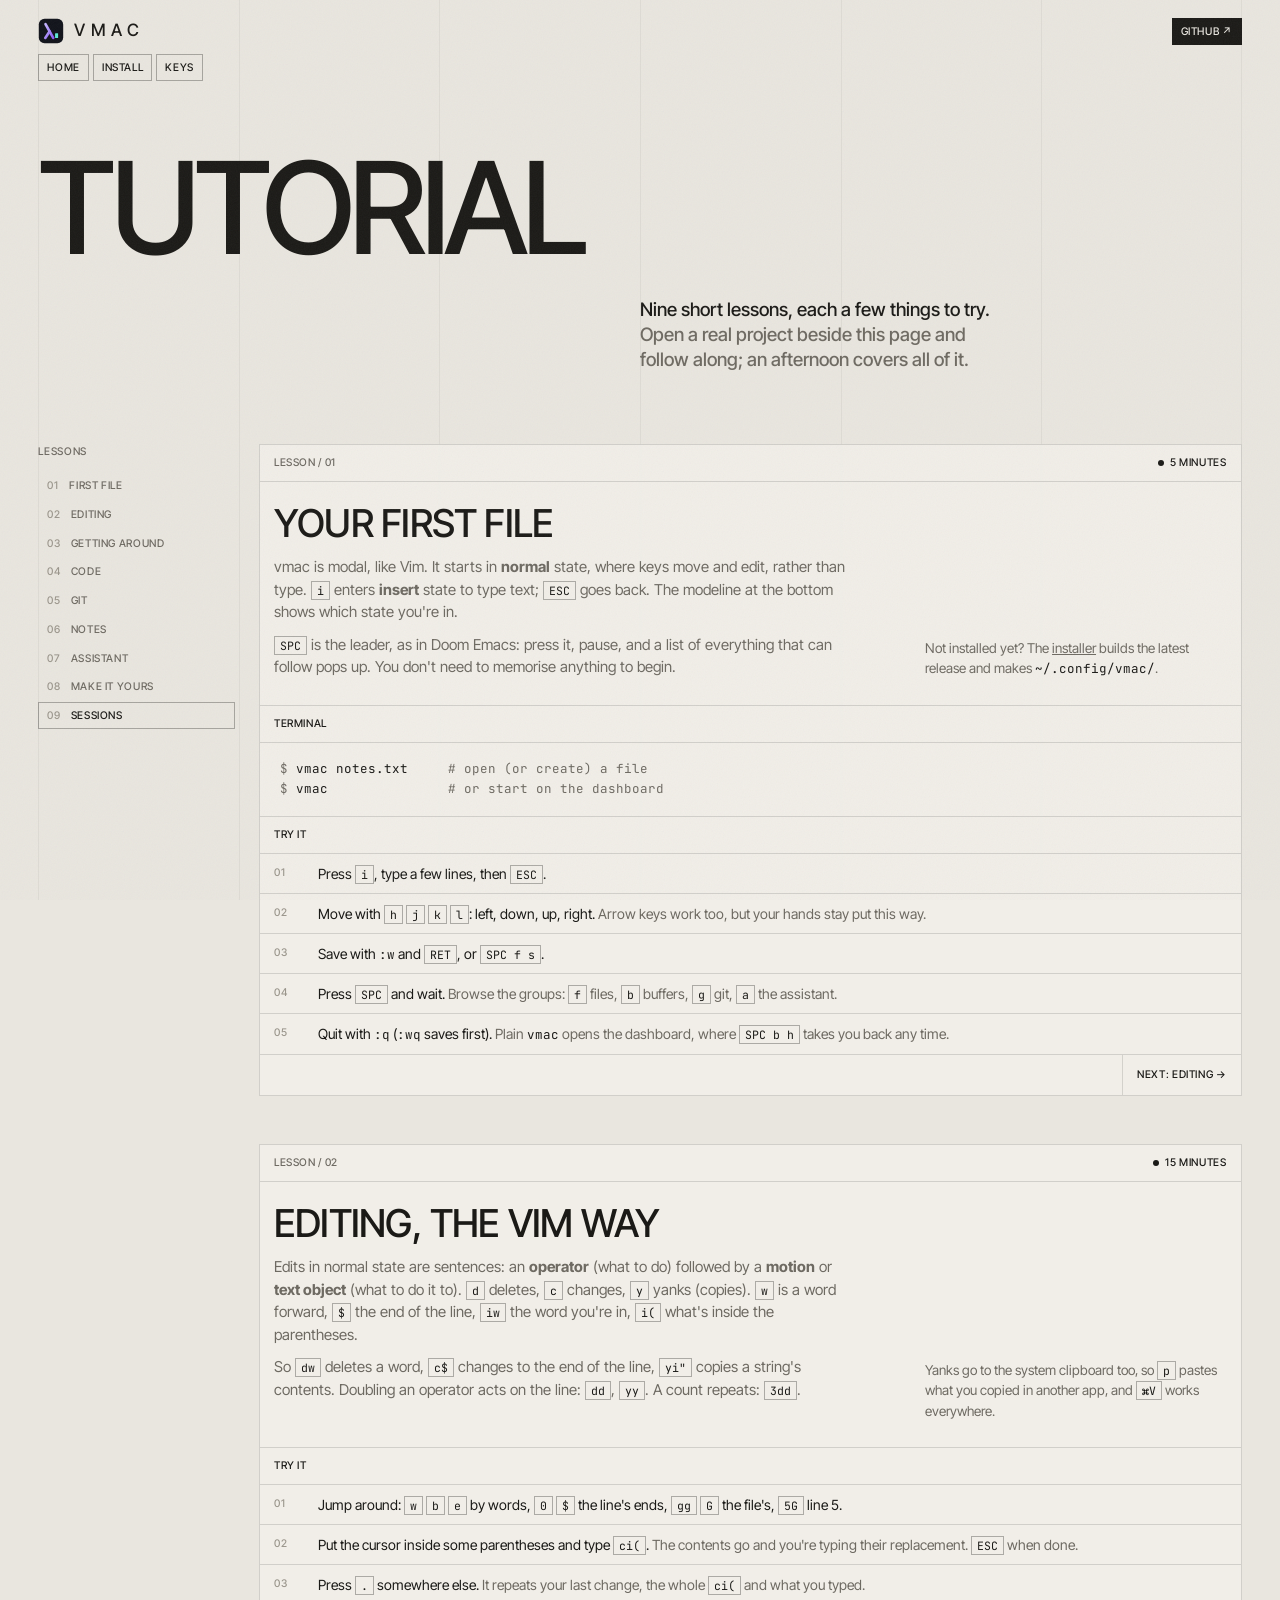
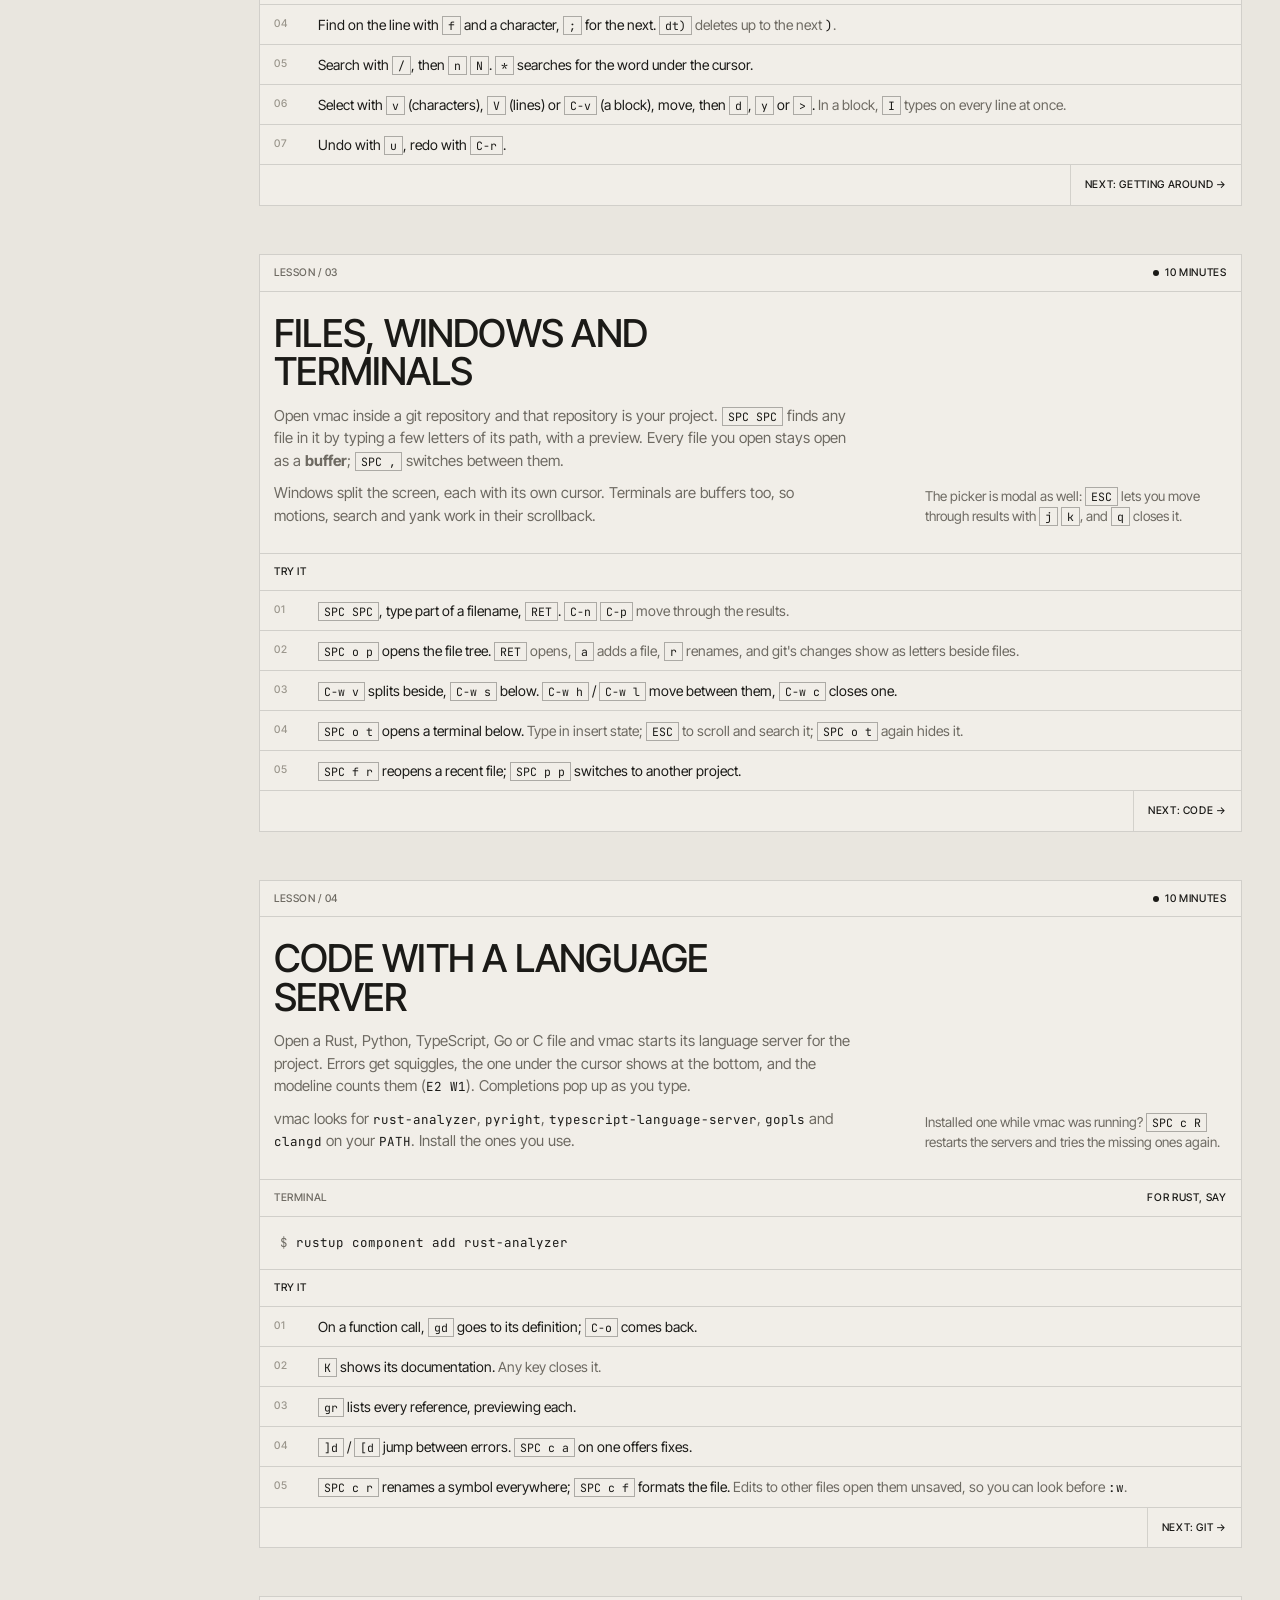
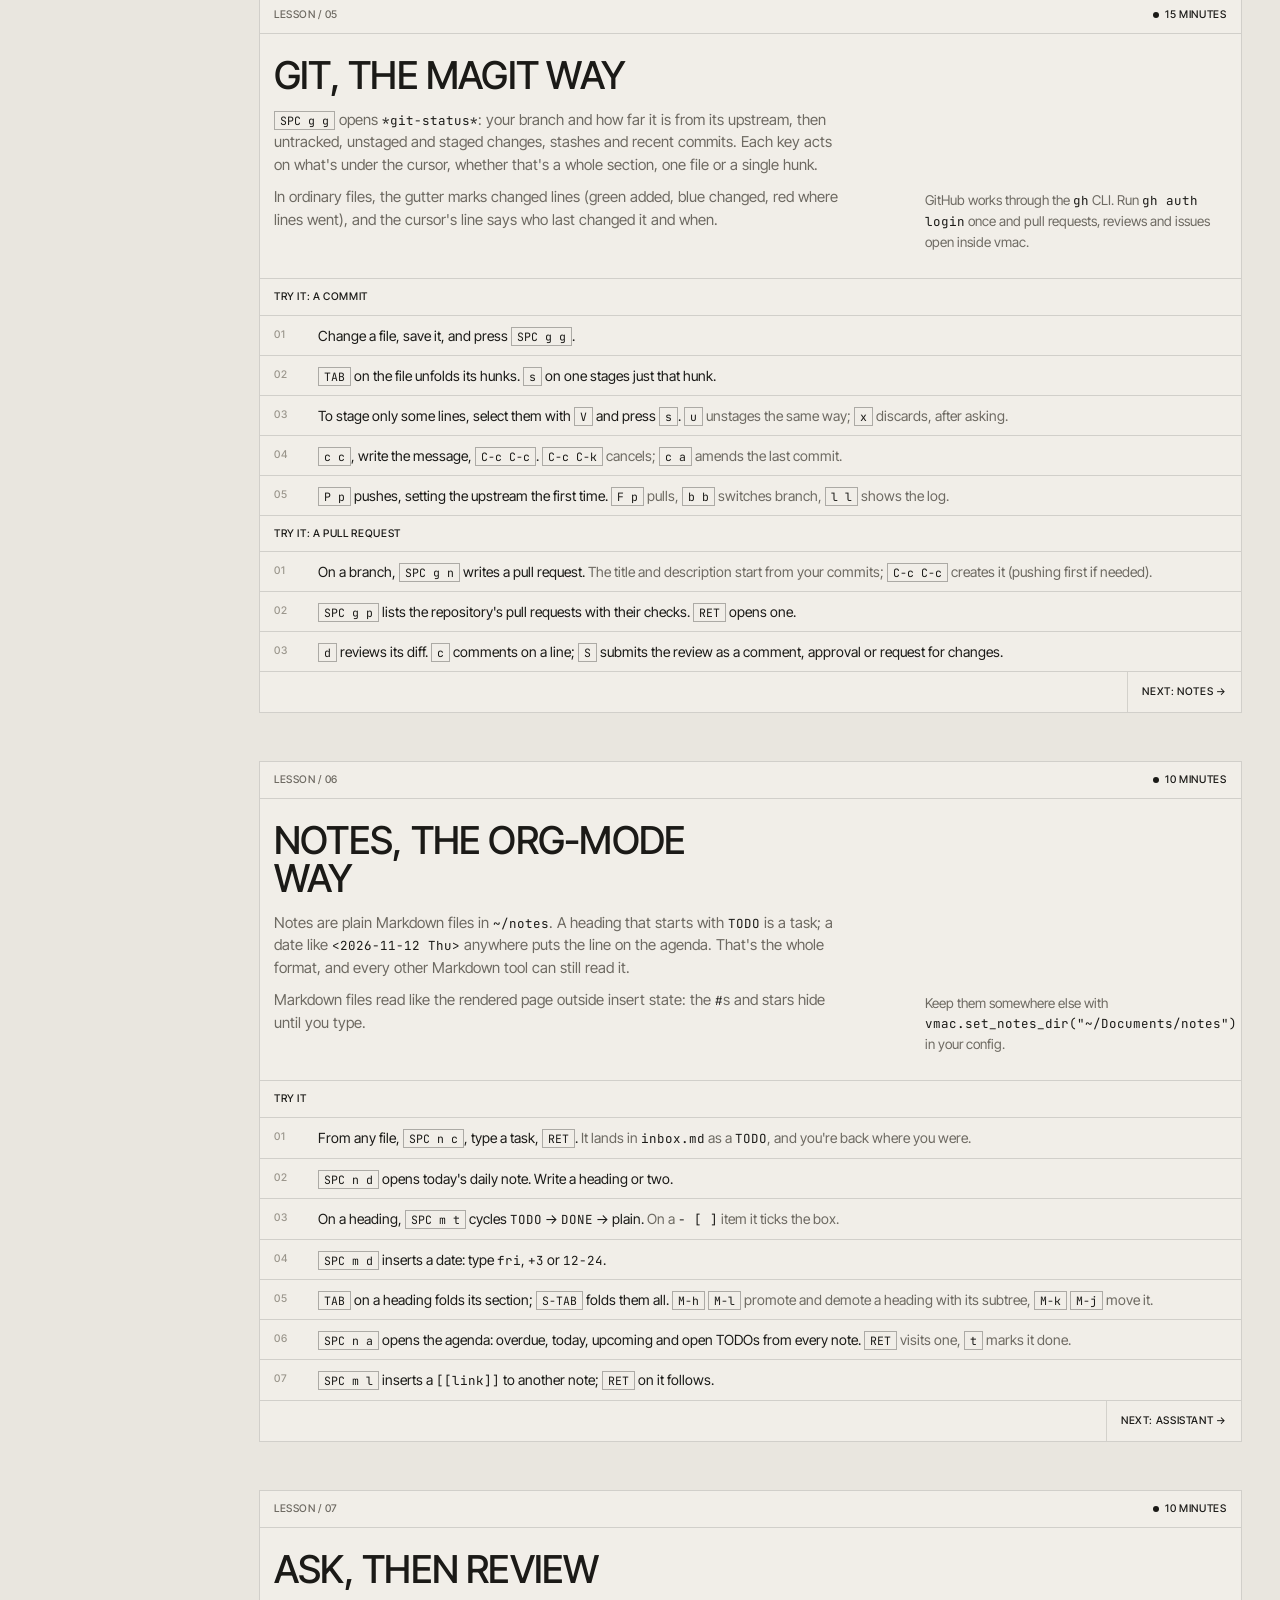
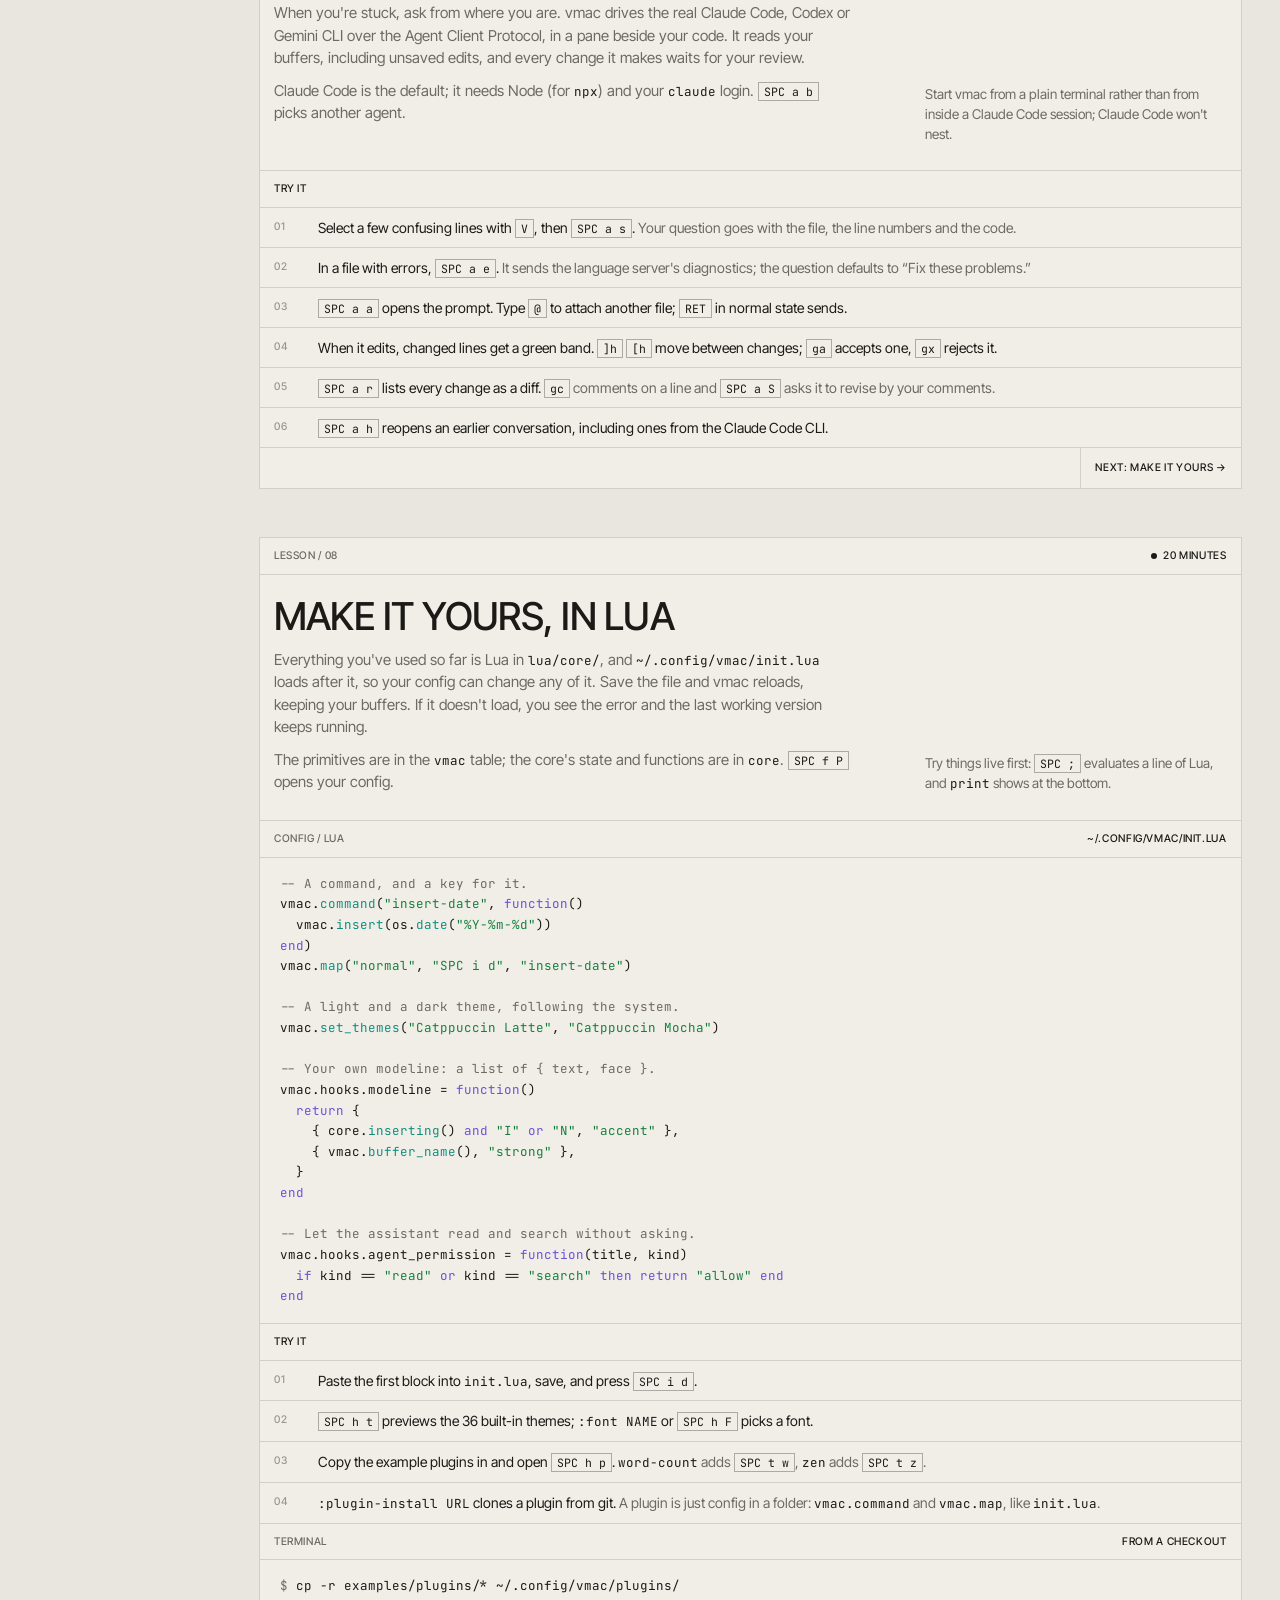
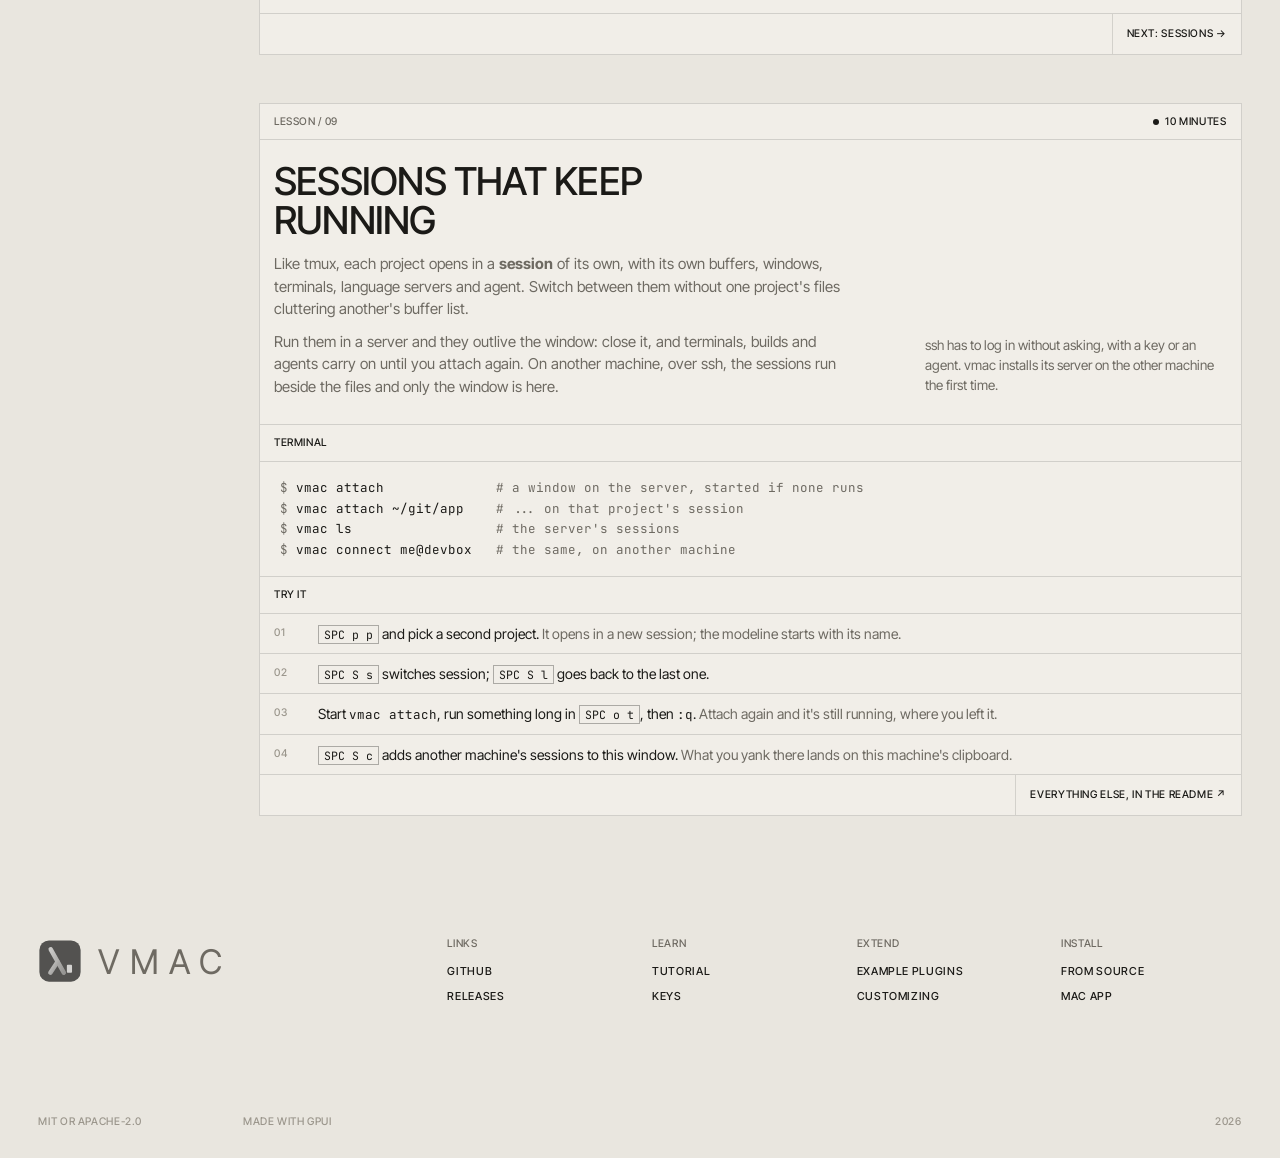
<file: docs/tutorial.html>
<!doctype html>
<html lang="en">
<head>
<meta charset="utf-8">
<meta name="viewport" content="width=device-width, initial-scale=1">
<meta name="color-scheme" content="dark light">
<title>vmac tutorial</title>
<meta name="description" content="Learn vmac in nine short lessons: editing, files and windows, language servers, git, notes, the assistant, your own Lua config, and sessions that keep running.">
<link rel="icon" href="logo.svg" type="image/svg+xml">
<link rel="preconnect" href="https://fonts.googleapis.com">
<link rel="preconnect" href="https://fonts.gstatic.com" crossorigin>
<link href="https://fonts.googleapis.com/css2?family=Inter+Tight:wght@400;500;600&family=JetBrains+Mono:wght@400;500&display=swap" rel="stylesheet">
<link rel="stylesheet" href="site.css">
</head>
<body>
<div class="columns" aria-hidden="true"><span></span><span></span><span></span><span></span><span></span><span></span></div>

<header>
  <div class="brand">
    <a class="wordmark" href="index.html"><img src="logo.svg" alt=""><span>vmac</span></a>
    <nav aria-label="Site">
      <a class="box" href="index.html">Home</a>
      <a class="box" href="index.html#install">Install</a>
      <a class="box" href="index.html#keys">Keys</a>
    </nav>
  </div>
  <a class="box solid" href="https://github.com/Super-Yojan/vmac">GitHub ↗</a>
</header>

<main id="top">
  <div class="page-head">
    <h1 class="rise d1">Tutorial</h1>
    <p class="rise d2">Nine short lessons, each a few things to try. <span>Open a real project beside this page and follow along; an afternoon covers all of it.</span></p>
  </div>

  <div class="tut">
    <nav class="toc" aria-label="Lessons">
      <span class="label">Lessons</span>
      <a href="#first-file"><b>01</b> First file</a>
      <a href="#editing"><b>02</b> Editing</a>
      <a href="#around"><b>03</b> Getting around</a>
      <a href="#code"><b>04</b> Code</a>
      <a href="#git"><b>05</b> Git</a>
      <a href="#notes"><b>06</b> Notes</a>
      <a href="#assistant"><b>07</b> Assistant</a>
      <a href="#config"><b>08</b> Make it yours</a>
      <a href="#sessions"><b>09</b> Sessions</a>
    </nav>

    <div class="lessons">

      <!-- 01 -->
      <section class="lesson panel" id="first-file">
        <div class="bar"><span class="label">Lesson / 01</span><span class="label"><i class="dot"></i> 5 minutes</span></div>
        <div class="intro">
          <h2>Your first file</h2>
          <p>vmac is modal, like Vim. It starts in <b>normal</b> state, where keys move and edit, rather than type. <kbd>i</kbd> enters <b>insert</b> state to type text; <kbd>ESC</kbd> goes back. The modeline at the bottom shows which state you're in.</p>
          <p><kbd>SPC</kbd> is the leader, as in Doom Emacs: press it, pause, and a list of everything that can follow pops up. You don't need to memorise anything to begin.</p>
          <p class="side">Not installed yet? The <a href="index.html#install">installer</a> builds the latest release and makes <code>~/.config/vmac/</code>.</p>
        </div>
        <div class="code">
          <div class="bar"><span class="label">Terminal</span></div>
          <pre><span class="c-d">$</span> vmac notes.txt     <span class="c-d"># open (or create) a file</span>
<span class="c-d">$</span> vmac               <span class="c-d"># or start on the dashboard</span></pre>
        </div>
        <div class="try">
          <div class="bar"><span class="label">Try it</span></div>
          <ol>
            <li><div>Press <kbd>i</kbd>, type a few lines, then <kbd>ESC</kbd>.</div></li>
            <li><div>Move with <kbd>h</kbd> <kbd>j</kbd> <kbd>k</kbd> <kbd>l</kbd>: left, down, up, right. <span>Arrow keys work too, but your hands stay put this way.</span></div></li>
            <li><div>Save with <code>:w</code> and <kbd>RET</kbd>, or <kbd>SPC f s</kbd>.</div></li>
            <li><div>Press <kbd>SPC</kbd> and wait. <span>Browse the groups: <kbd>f</kbd> files, <kbd>b</kbd> buffers, <kbd>g</kbd> git, <kbd>a</kbd> the assistant.</span></div></li>
            <li><div>Quit with <code>:q</code> (<code>:wq</code> saves first). <span>Plain <code>vmac</code> opens the dashboard, where <kbd>SPC b h</kbd> takes you back any time.</span></div></li>
          </ol>
        </div>
        <div class="next"><a href="#editing">Next: Editing →</a></div>
      </section>

      <!-- 02 -->
      <section class="lesson panel" id="editing">
        <div class="bar"><span class="label">Lesson / 02</span><span class="label"><i class="dot"></i> 15 minutes</span></div>
        <div class="intro">
          <h2>Editing, the Vim way</h2>
          <p>Edits in normal state are sentences: an <b>operator</b> (what to do) followed by a <b>motion</b> or <b>text object</b> (what to do it to). <kbd>d</kbd> deletes, <kbd>c</kbd> changes, <kbd>y</kbd> yanks (copies). <kbd>w</kbd> is a word forward, <kbd>$</kbd> the end of the line, <kbd>iw</kbd> the word you're in, <kbd>i(</kbd> what's inside the parentheses.</p>
          <p>So <kbd>dw</kbd> deletes a word, <kbd>c$</kbd> changes to the end of the line, <kbd>yi"</kbd> copies a string's contents. Doubling an operator acts on the line: <kbd>dd</kbd>, <kbd>yy</kbd>. A count repeats: <kbd>3dd</kbd>.</p>
          <p class="side">Yanks go to the system clipboard too, so <kbd>p</kbd> pastes what you copied in another app, and <kbd>⌘V</kbd> works everywhere.</p>
        </div>
        <div class="try">
          <div class="bar"><span class="label">Try it</span></div>
          <ol>
            <li><div>Jump around: <kbd>w</kbd> <kbd>b</kbd> <kbd>e</kbd> by words, <kbd>0</kbd> <kbd>$</kbd> the line's ends, <kbd>gg</kbd> <kbd>G</kbd> the file's, <kbd>5G</kbd> line 5.</div></li>
            <li><div>Put the cursor inside some parentheses and type <kbd>ci(</kbd>. <span>The contents go and you're typing their replacement. <kbd>ESC</kbd> when done.</span></div></li>
            <li><div>Press <kbd>.</kbd> somewhere else. <span>It repeats your last change, the whole <kbd>ci(</kbd> and what you typed.</span></div></li>
            <li><div>Find on the line with <kbd>f</kbd> and a character, <kbd>;</kbd> for the next. <span><kbd>dt)</kbd> deletes up to the next <code>)</code>.</span></div></li>
            <li><div>Search with <kbd>/</kbd>, then <kbd>n</kbd> <kbd>N</kbd>. <kbd>*</kbd> searches for the word under the cursor.</div></li>
            <li><div>Select with <kbd>v</kbd> (characters), <kbd>V</kbd> (lines) or <kbd>C-v</kbd> (a block), move, then <kbd>d</kbd>, <kbd>y</kbd> or <kbd>&gt;</kbd>. <span>In a block, <kbd>I</kbd> types on every line at once.</span></div></li>
            <li><div>Undo with <kbd>u</kbd>, redo with <kbd>C-r</kbd>.</div></li>
          </ol>
        </div>
        <div class="next"><a href="#around">Next: Getting around →</a></div>
      </section>

      <!-- 03 -->
      <section class="lesson panel" id="around">
        <div class="bar"><span class="label">Lesson / 03</span><span class="label"><i class="dot"></i> 10 minutes</span></div>
        <div class="intro">
          <h2>Files, windows and terminals</h2>
          <p>Open vmac inside a git repository and that repository is your project. <kbd>SPC SPC</kbd> finds any file in it by typing a few letters of its path, with a preview. Every file you open stays open as a <b>buffer</b>; <kbd>SPC ,</kbd> switches between them.</p>
          <p>Windows split the screen, each with its own cursor. Terminals are buffers too, so motions, search and yank work in their scrollback.</p>
          <p class="side">The picker is modal as well: <kbd>ESC</kbd> lets you move through results with <kbd>j</kbd> <kbd>k</kbd>, and <kbd>q</kbd> closes it.</p>
        </div>
        <div class="try">
          <div class="bar"><span class="label">Try it</span></div>
          <ol>
            <li><div><kbd>SPC SPC</kbd>, type part of a filename, <kbd>RET</kbd>. <span><kbd>C-n</kbd> <kbd>C-p</kbd> move through the results.</span></div></li>
            <li><div><kbd>SPC o p</kbd> opens the file tree. <span><kbd>RET</kbd> opens, <kbd>a</kbd> adds a file, <kbd>r</kbd> renames, and git's changes show as letters beside files.</span></div></li>
            <li><div><kbd>C-w v</kbd> splits beside, <kbd>C-w s</kbd> below. <kbd>C-w h</kbd> / <kbd>C-w l</kbd> move between them, <kbd>C-w c</kbd> closes one.</div></li>
            <li><div><kbd>SPC o t</kbd> opens a terminal below. <span>Type in insert state; <kbd>ESC</kbd> to scroll and search it; <kbd>SPC o t</kbd> again hides it.</span></div></li>
            <li><div><kbd>SPC f r</kbd> reopens a recent file; <kbd>SPC p p</kbd> switches to another project.</div></li>
          </ol>
        </div>
        <div class="next"><a href="#code">Next: Code →</a></div>
      </section>

      <!-- 04 -->
      <section class="lesson panel" id="code">
        <div class="bar"><span class="label">Lesson / 04</span><span class="label"><i class="dot"></i> 10 minutes</span></div>
        <div class="intro">
          <h2>Code with a language server</h2>
          <p>Open a Rust, Python, TypeScript, Go or C file and vmac starts its language server for the project. Errors get squiggles, the one under the cursor shows at the bottom, and the modeline counts them (<code>E2 W1</code>). Completions pop up as you type.</p>
          <p>vmac looks for <code>rust-analyzer</code>, <code>pyright</code>, <code>typescript-language-server</code>, <code>gopls</code> and <code>clangd</code> on your <code>PATH</code>. Install the ones you use.</p>
          <p class="side">Installed one while vmac was running? <kbd>SPC c R</kbd> restarts the servers and tries the missing ones again.</p>
        </div>
        <div class="code">
          <div class="bar"><span class="label">Terminal</span><span class="label">For Rust, say</span></div>
          <pre><span class="c-d">$</span> rustup component add rust-analyzer</pre>
        </div>
        <div class="try">
          <div class="bar"><span class="label">Try it</span></div>
          <ol>
            <li><div>On a function call, <kbd>gd</kbd> goes to its definition; <kbd>C-o</kbd> comes back.</div></li>
            <li><div><kbd>K</kbd> shows its documentation. <span>Any key closes it.</span></div></li>
            <li><div><kbd>gr</kbd> lists every reference, previewing each.</div></li>
            <li><div><kbd>]d</kbd> / <kbd>[d</kbd> jump between errors. <kbd>SPC c a</kbd> on one offers fixes.</div></li>
            <li><div><kbd>SPC c r</kbd> renames a symbol everywhere; <kbd>SPC c f</kbd> formats the file. <span>Edits to other files open them unsaved, so you can look before <code>:w</code>.</span></div></li>
          </ol>
        </div>
        <div class="next"><a href="#git">Next: Git →</a></div>
      </section>

      <!-- 05 -->
      <section class="lesson panel" id="git">
        <div class="bar"><span class="label">Lesson / 05</span><span class="label"><i class="dot"></i> 15 minutes</span></div>
        <div class="intro">
          <h2>Git, the magit way</h2>
          <p><kbd>SPC g g</kbd> opens <code>*git-status*</code>: your branch and how far it is from its upstream, then untracked, unstaged and staged changes, stashes and recent commits. Each key acts on what's under the cursor, whether that's a whole section, one file or a single hunk.</p>
          <p>In ordinary files, the gutter marks changed lines (green added, blue changed, red where lines went), and the cursor's line says who last changed it and when.</p>
          <p class="side">GitHub works through the <code>gh</code> CLI. Run <code>gh auth login</code> once and pull requests, reviews and issues open inside vmac.</p>
        </div>
        <div class="try">
          <div class="bar"><span class="label">Try it: a commit</span></div>
          <ol>
            <li><div>Change a file, save it, and press <kbd>SPC g g</kbd>.</div></li>
            <li><div><kbd>TAB</kbd> on the file unfolds its hunks. <kbd>s</kbd> on one stages just that hunk.</div></li>
            <li><div>To stage only some lines, select them with <kbd>V</kbd> and press <kbd>s</kbd>. <span><kbd>u</kbd> unstages the same way; <kbd>x</kbd> discards, after asking.</span></div></li>
            <li><div><kbd>c c</kbd>, write the message, <kbd>C-c C-c</kbd>. <span><kbd>C-c C-k</kbd> cancels; <kbd>c a</kbd> amends the last commit.</span></div></li>
            <li><div><kbd>P p</kbd> pushes, setting the upstream the first time. <span><kbd>F p</kbd> pulls, <kbd>b b</kbd> switches branch, <kbd>l l</kbd> shows the log.</span></div></li>
          </ol>
        </div>
        <div class="try">
          <div class="bar"><span class="label">Try it: a pull request</span></div>
          <ol>
            <li><div>On a branch, <kbd>SPC g n</kbd> writes a pull request. <span>The title and description start from your commits; <kbd>C-c C-c</kbd> creates it (pushing first if needed).</span></div></li>
            <li><div><kbd>SPC g p</kbd> lists the repository's pull requests with their checks. <kbd>RET</kbd> opens one.</div></li>
            <li><div><kbd>d</kbd> reviews its diff. <kbd>c</kbd> comments on a line; <kbd>S</kbd> submits the review as a comment, approval or request for changes.</div></li>
          </ol>
        </div>
        <div class="next"><a href="#notes">Next: Notes →</a></div>
      </section>

      <!-- 06 -->
      <section class="lesson panel" id="notes">
        <div class="bar"><span class="label">Lesson / 06</span><span class="label"><i class="dot"></i> 10 minutes</span></div>
        <div class="intro">
          <h2>Notes, the org-mode way</h2>
          <p>Notes are plain Markdown files in <code>~/notes</code>. A heading that starts with <code>TODO</code> is a task; a date like <code>&lt;2026-11-12 Thu&gt;</code> anywhere puts the line on the agenda. That's the whole format, and every other Markdown tool can still read it.</p>
          <p>Markdown files read like the rendered page outside insert state: the <code>#</code>s and stars hide until you type.</p>
          <p class="side">Keep them somewhere else with <code>vmac.set_notes_dir("~/Documents/notes")</code> in your config.</p>
        </div>
        <div class="try">
          <div class="bar"><span class="label">Try it</span></div>
          <ol>
            <li><div>From any file, <kbd>SPC n c</kbd>, type a task, <kbd>RET</kbd>. <span>It lands in <code>inbox.md</code> as a <code>TODO</code>, and you're back where you were.</span></div></li>
            <li><div><kbd>SPC n d</kbd> opens today's daily note. Write a heading or two.</div></li>
            <li><div>On a heading, <kbd>SPC m t</kbd> cycles <code>TODO</code> → <code>DONE</code> → plain. <span>On a <code>- [ ]</code> item it ticks the box.</span></div></li>
            <li><div><kbd>SPC m d</kbd> inserts a date: type <code>fri</code>, <code>+3</code> or <code>12-24</code>.</div></li>
            <li><div><kbd>TAB</kbd> on a heading folds its section; <kbd>S-TAB</kbd> folds them all. <span><kbd>M-h</kbd> <kbd>M-l</kbd> promote and demote a heading with its subtree, <kbd>M-k</kbd> <kbd>M-j</kbd> move it.</span></div></li>
            <li><div><kbd>SPC n a</kbd> opens the agenda: overdue, today, upcoming and open TODOs from every note. <span><kbd>RET</kbd> visits one, <kbd>t</kbd> marks it done.</span></div></li>
            <li><div><kbd>SPC m l</kbd> inserts a <code>[[link]]</code> to another note; <kbd>RET</kbd> on it follows.</div></li>
          </ol>
        </div>
        <div class="next"><a href="#assistant">Next: Assistant →</a></div>
      </section>

      <!-- 07 -->
      <section class="lesson panel" id="assistant">
        <div class="bar"><span class="label">Lesson / 07</span><span class="label"><i class="dot"></i> 10 minutes</span></div>
        <div class="intro">
          <h2>Ask, then review</h2>
          <p>When you're stuck, ask from where you are. vmac drives the real Claude Code, Codex or Gemini CLI over the Agent Client Protocol, in a pane beside your code. It reads your buffers, including unsaved edits, and every change it makes waits for your review.</p>
          <p>Claude Code is the default; it needs Node (for <code>npx</code>) and your <code>claude</code> login. <kbd>SPC a b</kbd> picks another agent.</p>
          <p class="side">Start vmac from a plain terminal rather than from inside a Claude Code session; Claude Code won't nest.</p>
        </div>
        <div class="try">
          <div class="bar"><span class="label">Try it</span></div>
          <ol>
            <li><div>Select a few confusing lines with <kbd>V</kbd>, then <kbd>SPC a s</kbd>. <span>Your question goes with the file, the line numbers and the code.</span></div></li>
            <li><div>In a file with errors, <kbd>SPC a e</kbd>. <span>It sends the language server's diagnostics; the question defaults to “Fix these problems.”</span></div></li>
            <li><div><kbd>SPC a a</kbd> opens the prompt. Type <kbd>@</kbd> to attach another file; <kbd>RET</kbd> in normal state sends.</div></li>
            <li><div>When it edits, changed lines get a green band. <kbd>]h</kbd> <kbd>[h</kbd> move between changes; <kbd>ga</kbd> accepts one, <kbd>gx</kbd> rejects it.</div></li>
            <li><div><kbd>SPC a r</kbd> lists every change as a diff. <span><kbd>gc</kbd> comments on a line and <kbd>SPC a S</kbd> asks it to revise by your comments.</span></div></li>
            <li><div><kbd>SPC a h</kbd> reopens an earlier conversation, including ones from the Claude Code CLI.</div></li>
          </ol>
        </div>
        <div class="next"><a href="#config">Next: Make it yours →</a></div>
      </section>

      <!-- 08 -->
      <section class="lesson panel" id="config">
        <div class="bar"><span class="label">Lesson / 08</span><span class="label"><i class="dot"></i> 20 minutes</span></div>
        <div class="intro">
          <h2>Make it yours, in Lua</h2>
          <p>Everything you've used so far is Lua in <code>lua/core/</code>, and <code>~/.config/vmac/init.lua</code> loads after it, so your config can change any of it. Save the file and vmac reloads, keeping your buffers. If it doesn't load, you see the error and the last working version keeps running.</p>
          <p>The primitives are in the <code>vmac</code> table; the core's state and functions are in <code>core</code>. <kbd>SPC f P</kbd> opens your config.</p>
          <p class="side">Try things live first: <kbd>SPC ;</kbd> evaluates a line of Lua, and <code>print</code> shows at the bottom.</p>
        </div>
        <div class="code">
          <div class="bar"><span class="label">Config / Lua</span><span class="label">~/.config/vmac/init.lua</span></div>
          <pre><span class="c-d">-- A command, and a key for it.</span>
vmac.<span class="c-f">command</span>(<span class="c-s">"insert-date"</span>, <span class="c-k">function</span>()
  vmac.<span class="c-f">insert</span>(os.<span class="c-f">date</span>(<span class="c-s">"%Y-%m-%d"</span>))
<span class="c-k">end</span>)
vmac.<span class="c-f">map</span>(<span class="c-s">"normal"</span>, <span class="c-s">"SPC i d"</span>, <span class="c-s">"insert-date"</span>)

<span class="c-d">-- A light and a dark theme, following the system.</span>
vmac.<span class="c-f">set_themes</span>(<span class="c-s">"Catppuccin Latte"</span>, <span class="c-s">"Catppuccin Mocha"</span>)

<span class="c-d">-- Your own modeline: a list of { text, face }.</span>
vmac.hooks.modeline = <span class="c-k">function</span>()
  <span class="c-k">return</span> {
    { core.<span class="c-f">inserting</span>() <span class="c-k">and</span> <span class="c-s">"I"</span> <span class="c-k">or</span> <span class="c-s">"N"</span>, <span class="c-s">"accent"</span> },
    { vmac.<span class="c-f">buffer_name</span>(), <span class="c-s">"strong"</span> },
  }
<span class="c-k">end</span>

<span class="c-d">-- Let the assistant read and search without asking.</span>
vmac.hooks.agent_permission = <span class="c-k">function</span>(title, kind)
  <span class="c-k">if</span> kind == <span class="c-s">"read"</span> <span class="c-k">or</span> kind == <span class="c-s">"search"</span> <span class="c-k">then return</span> <span class="c-s">"allow"</span> <span class="c-k">end</span>
<span class="c-k">end</span></pre>
        </div>
        <div class="try">
          <div class="bar"><span class="label">Try it</span></div>
          <ol>
            <li><div>Paste the first block into <code>init.lua</code>, save, and press <kbd>SPC i d</kbd>.</div></li>
            <li><div><kbd>SPC h t</kbd> previews the 36 built-in themes; <code>:font NAME</code> or <kbd>SPC h F</kbd> picks a font.</div></li>
            <li><div>Copy the example plugins in and open <kbd>SPC h p</kbd>. <span><code>word-count</code> adds <kbd>SPC t w</kbd>, <code>zen</code> adds <kbd>SPC t z</kbd>.</span></div></li>
            <li><div><code>:plugin-install URL</code> clones a plugin from git. <span>A plugin is just config in a folder: <code>vmac.command</code> and <code>vmac.map</code>, like <code>init.lua</code>.</span></div></li>
          </ol>
        </div>
        <div class="code">
          <div class="bar"><span class="label">Terminal</span><span class="label">From a checkout</span></div>
          <pre><span class="c-d">$</span> cp -r examples/plugins/* ~/.config/vmac/plugins/</pre>
        </div>
        <div class="next"><a href="#sessions">Next: Sessions →</a></div>
      </section>

      <!-- 09 -->
      <section class="lesson panel" id="sessions">
        <div class="bar"><span class="label">Lesson / 09</span><span class="label"><i class="dot"></i> 10 minutes</span></div>
        <div class="intro">
          <h2>Sessions that keep running</h2>
          <p>Like tmux, each project opens in a <b>session</b> of its own, with its own buffers, windows, terminals, language servers and agent. Switch between them without one project's files cluttering another's buffer list.</p>
          <p>Run them in a server and they outlive the window: close it, and terminals, builds and agents carry on until you attach again. On another machine, over ssh, the sessions run beside the files and only the window is here.</p>
          <p class="side">ssh has to log in without asking, with a key or an agent. vmac installs its server on the other machine the first time.</p>
        </div>
        <div class="code">
          <div class="bar"><span class="label">Terminal</span></div>
          <pre><span class="c-d">$</span> vmac attach              <span class="c-d"># a window on the server, started if none runs</span>
<span class="c-d">$</span> vmac attach ~/git/app    <span class="c-d"># ... on that project's session</span>
<span class="c-d">$</span> vmac ls                  <span class="c-d"># the server's sessions</span>
<span class="c-d">$</span> vmac connect me@devbox   <span class="c-d"># the same, on another machine</span></pre>
        </div>
        <div class="try">
          <div class="bar"><span class="label">Try it</span></div>
          <ol>
            <li><div><kbd>SPC p p</kbd> and pick a second project. <span>It opens in a new session; the modeline starts with its name.</span></div></li>
            <li><div><kbd>SPC S s</kbd> switches session; <kbd>SPC S l</kbd> goes back to the last one.</div></li>
            <li><div>Start <code>vmac attach</code>, run something long in <kbd>SPC o t</kbd>, then <code>:q</code>. <span>Attach again and it's still running, where you left it.</span></div></li>
            <li><div><kbd>SPC S c</kbd> adds another machine's sessions to this window. <span>What you yank there lands on this machine's clipboard.</span></div></li>
          </ol>
        </div>
        <div class="next"><a href="https://github.com/Super-Yojan/vmac#readme">Everything else, in the README ↗</a></div>
      </section>

    </div>
  </div>
</main>

<footer>
  <div class="foot">
    <div class="mark"><img src="logo.svg" alt=""><span>VMAC</span></div>
    <div><span class="label">Links</span><ul><li><a href="https://github.com/Super-Yojan/vmac">GitHub</a></li><li><a href="https://github.com/Super-Yojan/vmac/releases">Releases</a></li></ul></div>
    <div><span class="label">Learn</span><ul><li><a href="#top">Tutorial</a></li><li><a href="index.html#keys">Keys</a></li></ul></div>
    <div><span class="label">Extend</span><ul><li><a href="https://github.com/Super-Yojan/vmac/tree/master/examples/plugins">Example plugins</a></li><li><a href="https://github.com/Super-Yojan/vmac#customizing">Customizing</a></li></ul></div>
    <div><span class="label">Install</span><ul><li><a href="index.html#install">From source</a></li><li><a href="https://github.com/Super-Yojan/vmac#install">Mac app</a></li></ul></div>
  </div>
  <div class="legal">
    <span class="label">MIT or Apache-2.0</span>
    <span class="label">Made with GPUI</span>
    <span class="label"></span><span class="label"></span><span class="label"></span>
    <span class="label">2026</span>
  </div>
</footer>

<script>
  // Mark the lesson in view in the contents rail.
  const links = new Map([...document.querySelectorAll(".toc a")].map(a => [a.hash.slice(1), a]));
  const seen = new IntersectionObserver(entries => {
    for (const e of entries) {
      if (!e.isIntersecting) continue;
      for (const a of links.values()) a.classList.remove("on");
      links.get(e.target.id)?.classList.add("on");
    }
  }, { rootMargin: "-30% 0px -60% 0px" });
  for (const id of links.keys()) seen.observe(document.getElementById(id));
</script>
</body>
</html>
</file>
<file: docs/site.css>
:root {
  --bg: #151514;
  --panel: #1c1c1b;
  --panel-2: #232321;
  --text: #efe9df;
  --muted: #8f8a82;
  --faint: #5f5b55;
  --title: #8d8a85;
  --line: rgba(239, 233, 223, 0.13);
  --line-strong: rgba(239, 233, 223, 0.28);
  --grid: rgba(239, 233, 223, 0.045);
  --violet: #b9a5fb;
  --teal: #5eead4;
  --green: #86efac;
  --red: #fca5a5;
  --grain: 0.07;
  --sans: "Inter Tight", ui-sans-serif, system-ui, -apple-system, "Helvetica Neue", sans-serif;
  --mono: "JetBrains Mono", ui-monospace, "SF Mono", Menlo, monospace;
  --gutter: clamp(16px, 3vw, 40px);
}
@media (prefers-color-scheme: light) {
  :root {
    --bg: #e9e6df;
    --panel: #f2f0ea;
    --panel-2: #e3dfd6;
    --text: #1b1a17;
    --muted: #6e6a62;
    --faint: #9b968c;
    --title: #8a867e;
    --line: rgba(27, 26, 23, 0.14);
    --line-strong: rgba(27, 26, 23, 0.32);
    --grid: rgba(27, 26, 23, 0.05);
    --violet: #6d4fd8;
    --teal: #0f8f7e;
    --green: #15803d;
    --red: #b91c1c;
    --grain: 0.05;
  }
}
* { box-sizing: border-box; }
html { scroll-behavior: smooth; }
body {
  margin: 0;
  background: var(--bg);
  color: var(--text);
  font-family: var(--sans);
  font-size: 15px;
  line-height: 1.5;
  -webkit-font-smoothing: antialiased;
  overflow-x: hidden;
}
/* Grain over everything, and the column lines behind it. */
body::before {
  content: "";
  position: fixed; inset: 0;
  pointer-events: none;
  z-index: 50;
  opacity: var(--grain);
  background-image: url("data:image/svg+xml;utf8,<svg xmlns='http://www.w3.org/2000/svg' width='180' height='180'><filter id='n'><feTurbulence type='fractalNoise' baseFrequency='.85' numOctaves='3' stitchTiles='stitch'/></filter><rect width='100%' height='100%' filter='url(%23n)'/></svg>");
}
.columns {
  position: fixed; inset: 0 var(--gutter);
  pointer-events: none;
  z-index: 0;
  display: grid;
  grid-template-columns: repeat(6, 1fr);
}
.columns span { border-left: 1px solid var(--grid); }
.columns span:last-child { border-right: 1px solid var(--grid); }
main, header, footer { position: relative; z-index: 1; }
a { color: inherit; }
code, kbd, pre { font-family: var(--mono); }

/* ---- Labels and boxes: the small uppercase kit everything is built from */
.label {
  font-size: 10.5px;
  letter-spacing: 0.06em;
  text-transform: uppercase;
  color: var(--muted);
  font-weight: 500;
}
.box {
  display: inline-flex; align-items: center; gap: 6px;
  border: 1px solid var(--line-strong);
  padding: 5px 8px 4px;
  font-size: 10.5px; letter-spacing: 0.06em; text-transform: uppercase; font-weight: 500;
  text-decoration: none;
  color: var(--text);
  background: transparent;
  cursor: pointer;
  transition: background .15s, color .15s;
}
.box:hover { background: var(--text); color: var(--bg); }
.box.solid { background: var(--text); color: var(--bg); border-color: var(--text); }
.box.solid:hover { background: transparent; color: var(--text); }
.dot { width: 6px; height: 6px; border-radius: 50%; background: currentColor; display: inline-block; }

/* ---- Header */
header {
  position: absolute; top: 0; left: 0; right: 0;
  padding: 18px var(--gutter);
  display: flex; justify-content: space-between; align-items: flex-start;
  z-index: 5;
}
.brand { display: flex; flex-direction: column; gap: 10px; }
.wordmark { display: flex; align-items: center; gap: 10px; text-decoration: none; }
.wordmark img { width: 26px; height: 26px; }
.wordmark span { font-size: 17px; letter-spacing: 0.32em; font-weight: 500; text-transform: uppercase; }
nav { display: flex; gap: 4px; flex-wrap: wrap; }

/* ---- Hero */
.hero {
  min-height: 100vh;
  min-height: 100svh;
  display: grid;
  grid-template-columns: repeat(6, 1fr);
  align-content: center;
  padding: 120px var(--gutter) 64px;
  position: relative;
  overflow: hidden;
}
.hero-shot {
  position: absolute; inset: 0;
  z-index: -1;
}
.hero-shot img {
  width: 100%; height: 100%; object-fit: cover; object-position: left top;
  opacity: 0.075;
  filter: grayscale(1) blur(1.2px);
}
.hero-shot::after {
  content: ""; position: absolute; inset: 0;
  background: radial-gradient(ellipse at 50% 45%, transparent 0%, var(--bg) 78%),
              linear-gradient(to bottom, transparent 55%, var(--bg));
}
.hero h1 {
  grid-column: 1 / -1;
  margin: 0;
  font-weight: 500;
  text-transform: uppercase;
  letter-spacing: -0.035em;
  line-height: 0.92;
  font-size: clamp(44px, 8.2vw, 128px);
}
.hero h1 .row { display: block; }
.hero h1 .r1 { padding-left: calc(100% / 6 * 1); }
.hero h1 .r2 { padding-left: calc(100% / 6 * 1); }
.hero h1 .r3 { padding-left: calc(100% / 6 * 2.4); margin-top: 0.5em; }
.hero h1 .ring {
  display: inline-block; width: 0.62em; height: 0.62em; vertical-align: 0.08em;
  margin: 0 0.12em 0 0.04em;
}
.hero .lede {
  grid-column: 4 / 7;
  margin: 44px 0 0;
  font-size: clamp(16px, 1.45vw, 20px);
  line-height: 1.35;
  font-weight: 500;
  max-width: 30ch;
}
.hero .lede span { display: block; }
.hero .lede span:nth-child(n+3) { padding-left: 3.5ch; color: var(--muted); }
.hero .cta {
  grid-column: 4 / 7;
  margin-top: 28px;
  display: flex; gap: 6px; flex-wrap: wrap;
}
.tags { position: absolute; inset: 0; pointer-events: none; }
.tag { position: absolute; display: flex; flex-direction: column; gap: 4px; }
.tag i { display: block; width: 26px; height: 11px; background: var(--text); opacity: .9; }
.tag .label { color: var(--text); }
.tag.t1 { left: calc(var(--gutter) + (100% - 2 * var(--gutter)) / 6 * 0.35); top: 26%; }
.tag.t2 { right: calc(var(--gutter) + (100% - 2 * var(--gutter)) / 6 * 0.4); top: 38%; align-items: flex-end; }
.tag.t3 { left: calc(var(--gutter) + (100% - 2 * var(--gutter)) / 6 * 1); bottom: 12%; }

/* ---- Sections: a large grey title, then a bordered panel */
section { padding: 96px var(--gutter) 24px; }
.big {
  margin: 0 0 18px;
  font-size: clamp(56px, 10vw, 150px);
  line-height: 0.9;
  font-weight: 500;
  letter-spacing: -0.045em;
  color: var(--title);
}
.panel {
  min-width: 0;
  border: 1px solid var(--line);
  background: color-mix(in srgb, var(--panel) 88%, transparent);
  backdrop-filter: blur(2px);
}
.bar {
  display: flex; justify-content: space-between; align-items: center;
  padding: 10px 14px;
  border-bottom: 1px solid var(--line);
}
.bar .label:last-child { display: flex; align-items: center; gap: 6px; color: var(--text); }
.intro { padding: 22px 14px 26px; display: grid; grid-template-columns: repeat(6, 1fr); gap: 0 24px; }
.intro h2 {
  grid-column: 1 / 4;
  overflow-wrap: anywhere;
  margin: 0;
  font-size: clamp(26px, 3vw, 40px);
  line-height: 1;
  letter-spacing: -0.02em;
  text-transform: uppercase;
  font-weight: 500;
}
.intro p { grid-column: 1 / 4; margin: 14px 0 0; color: var(--muted); max-width: 52ch; }
.intro .side { grid-column: 4 / 7; align-self: end; color: var(--muted); }

/* A row of cells, like a form across the panel. */
.cells { display: grid; grid-template-columns: repeat(4, 1fr); border-top: 1px solid var(--line); }
.cells > * { padding: 12px 14px 14px; border-left: 1px solid var(--line); min-width: 0; }
.cells > *:first-child { border-left: 0; }
.cells .v { margin-top: 18px; font-size: 14px; }
.cells a.go {
  display: flex; justify-content: space-between; align-items: center;
  text-decoration: none;
  font-size: 10.5px; letter-spacing: 0.06em; text-transform: uppercase; font-weight: 500;
  transition: background .15s, color .15s;
}
.cells a.go:hover { background: var(--text); color: var(--bg); }

/* Cards in a row, each with an image, a number and spec rows. */
.cards { display: grid; grid-template-columns: repeat(2, 1fr); border-top: 1px solid var(--line); }
.cards.three { grid-template-columns: repeat(3, 1fr); }
.card { border-left: 1px solid var(--line); display: flex; flex-direction: column; min-width: 0; }
.card:first-child { border-left: 0; }
.card .bar { border-bottom: 1px solid var(--line); }
.shot {
  aspect-ratio: 16 / 10.5;
  background: var(--panel-2);
  border-bottom: 1px solid var(--line);
  overflow: hidden;
  position: relative;
}
.shot img { width: 100%; height: 100%; object-fit: cover; object-position: left top; display: block; }
.shot pre {
  margin: 0; padding: 18px 20px; height: 100%;
  font-size: 12.5px; line-height: 1.65; color: var(--text);
  overflow: hidden; white-space: pre;
}
.card-head { padding: 14px 14px 10px; }
.card-head .label { color: var(--text); opacity: .75; }
.num {
  display: flex; align-items: baseline; gap: 12px; margin-top: 4px;
}
.num b { font-size: clamp(38px, 4.4vw, 60px); font-weight: 500; letter-spacing: -0.04em; line-height: 1; }
.num span { font-size: clamp(18px, 1.8vw, 24px); font-weight: 500; letter-spacing: -0.01em; }
.rows { margin-top: auto; }
.rows > div {
  display: flex; justify-content: space-between; gap: 18px;
  padding: 8px 14px;
  border-top: 1px solid var(--line);
  font-size: 13px;
}
.rows > div .label { padding-top: 2px; }
.rows > div > :last-child { text-align: right; }
.rows code, .cells code, .intro code, .note code { font-size: 12px; color: var(--text); }
kbd {
  font-size: 11.5px;
  border: 1px solid var(--line-strong);
  padding: 1px 5px;
  color: var(--text);
  white-space: nowrap;
}

/* Code in the panels. */
.c-k { color: var(--violet); }
.c-s { color: var(--green); }
.c-f { color: var(--teal); }
.c-d { color: var(--muted); }
.c-r { color: var(--red); }

/* ---- Install */
.cmd {
  display: grid; grid-template-columns: minmax(0, 1fr) auto;
  border-top: 1px solid var(--line);
}
.cmd code {
  padding: 16px 14px;
  font-size: 13px;
  overflow-x: auto;
  white-space: nowrap;
  scrollbar-width: thin;
}
.cmd code::before { content: "$ "; color: var(--faint); }
.cmd button {
  border: 0; border-left: 1px solid var(--line);
  background: transparent; color: var(--text);
  font: 500 10.5px var(--sans); letter-spacing: 0.06em; text-transform: uppercase;
  padding: 0 22px; cursor: pointer;
  display: flex; align-items: center; gap: 10px;
  transition: background .15s, color .15s;
}
.cmd button:hover { background: var(--text); color: var(--bg); }
.steps { display: grid; grid-template-columns: repeat(4, 1fr); border-top: 1px solid var(--line); }
.step { padding: 14px 14px 18px; border-left: 1px solid var(--line); }
.step:first-child { border-left: 0; }
.step h3 { margin: 26px 0 6px; font-size: 18px; font-weight: 500; letter-spacing: -0.01em; }
.step p { margin: 0; color: var(--muted); font-size: 13.5px; }
.note { padding: 12px 14px; border-top: 1px solid var(--line); color: var(--muted); font-size: 13px; }

/* ---- Keys */
.keys { display: grid; grid-template-columns: repeat(3, 1fr); border-top: 1px solid var(--line); }
.keys > div { border-left: 1px solid var(--line); }
.keys > div:first-child { border-left: 0; }
.keys .bar { border-bottom: 0; }

/* ---- Footer, as Atlas closes */
footer { padding: 120px var(--gutter) 28px; }
.foot {
  display: grid; grid-template-columns: repeat(6, 1fr); gap: 24px;
  align-items: start;
}
.foot .mark { grid-column: 1 / 3; display: flex; align-items: center; gap: 16px; color: var(--muted); }
.foot .mark img { width: 44px; height: 44px; opacity: .7; filter: grayscale(1); }
.foot .mark span { font-size: 34px; letter-spacing: 0.3em; font-weight: 400; }
.foot ul { list-style: none; margin: 0; padding: 0; display: grid; gap: 8px; }
.foot li a, .foot li { font-size: 11px; letter-spacing: 0.06em; text-transform: uppercase; font-weight: 500; text-decoration: none; }
.foot li a:hover { color: var(--muted); }
.foot .label { display: block; margin-bottom: 12px; }
.legal {
  margin-top: 110px;
  display: grid; grid-template-columns: repeat(6, 1fr); gap: 24px;
  color: var(--faint);
}
.legal .label { color: var(--faint); }
.legal :last-child { text-align: right; }

/* ---- Smaller screens: one column of everything */
@media (max-width: 860px) {
  .columns { grid-template-columns: repeat(3, 1fr); }
  .hero { grid-template-columns: 1fr; padding-top: 150px; }
  .hero h1 .r1, .hero h1 .r2 { padding-left: 0; }
  .hero h1 .r3 { padding-left: 18%; }
  .hero .lede, .hero .cta { grid-column: 1; }
  .tag.t1, .tag.t3 { display: none; }
  .tag.t2 { top: 118px; }
  .intro { grid-template-columns: minmax(0, 1fr); }
  .intro h2, .intro p, .intro .side { grid-column: 1; }
  .intro .side { margin-top: 14px; }
  .cells, .steps { grid-template-columns: repeat(2, minmax(0, 1fr)); }
  .cells > *:nth-child(3), .steps > *:nth-child(3) { border-left: 0; }
  .cells > *:nth-child(n+3), .steps > *:nth-child(n+3) { border-top: 1px solid var(--line); }
  .cards, .cards.three, .keys { grid-template-columns: minmax(0, 1fr); }
  .card, .keys > div { border-left: 0; border-top: 1px solid var(--line); }
  .card:first-child, .keys > div:first-child { border-top: 0; }
  .foot, .legal { grid-template-columns: 1fr 1fr; }
  .foot .mark { grid-column: 1 / -1; }
  .legal :last-child { text-align: left; }
}
@media (max-width: 520px) {
  .cells, .steps { grid-template-columns: minmax(0, 1fr); }
  .cells > *, .steps > * { border-left: 0 !important; border-top: 1px solid var(--line); }
  .cells > *:first-child, .steps > *:first-child { border-top: 0; }
  .rows > div { flex-direction: column; gap: 2px; }
  .rows > div > :last-child { text-align: left; }
  header { flex-direction: column; gap: 12px; }
  .tags { display: none; }
}
@media (prefers-reduced-motion: no-preference) {
  .rise { opacity: 0; transform: translateY(14px); animation: rise .9s cubic-bezier(.2,.7,.2,1) forwards; }
  .d1 { animation-delay: .08s; } .d2 { animation-delay: .2s; } .d3 { animation-delay: .34s; } .d4 { animation-delay: .5s; }
  @keyframes rise { to { opacity: 1; transform: none; } }
}

/* ---- Keys: a second row of columns */
.keys > div:nth-child(4) { border-left: 0; }
.keys > div:nth-child(n+4) { border-top: 1px solid var(--line); }

/* ---- Tutorial: a contents rail beside the lessons */
.page-head { padding: 150px var(--gutter) 24px; display: grid; grid-template-columns: repeat(6, 1fr); }
.page-head h1 {
  grid-column: 1 / -1; margin: 0;
  font-size: clamp(56px, 10vw, 150px); line-height: 0.9; font-weight: 500;
  letter-spacing: -0.045em; text-transform: uppercase;
}
.page-head p { grid-column: 4 / 7; margin: 32px 0 0; font-size: clamp(16px, 1.45vw, 20px); line-height: 1.35; font-weight: 500; max-width: 34ch; }
.page-head p span { color: var(--muted); }
.tut { display: grid; grid-template-columns: minmax(0, 1fr) minmax(0, 5fr); gap: 0 24px; padding: 48px var(--gutter) 0; align-items: start; }
.toc { position: sticky; top: 24px; display: grid; gap: 2px; }
.toc .label { margin-bottom: 10px; }
.toc a {
  display: flex; gap: 10px; text-decoration: none; padding: 5px 8px 4px;
  font-size: 10.5px; letter-spacing: 0.06em; text-transform: uppercase; font-weight: 500;
  border: 1px solid transparent; color: var(--muted);
  transition: background .15s, color .15s, border-color .15s;
}
.toc a b { font-weight: 500; color: var(--faint); min-width: 2ch; }
.toc a:hover, .toc a.on { color: var(--text); border-color: var(--line-strong); }
.lessons { display: grid; gap: 48px; min-width: 0; }
.lesson { scroll-margin-top: 24px; padding: 0; }
.lesson .intro p { grid-column: 1 / 5; max-width: 64ch; }
.lesson .intro p + p { margin-top: 10px; }
.lesson .intro .side { grid-column: 5 / 7; align-self: start; margin-top: 14px; font-size: 13.5px; }
.try { border-top: 1px solid var(--line); counter-reset: try; }
.try > .bar { border-bottom: 0; }
.try ol { list-style: none; margin: 0; padding: 0; }
.try li {
  counter-increment: try;
  display: grid; grid-template-columns: 4ch minmax(0, 1fr); gap: 0 12px;
  padding: 9px 14px; border-top: 1px solid var(--line); font-size: 14px;
}
.try li::before { content: counter(try, decimal-leading-zero); font: 500 10.5px var(--sans); letter-spacing: 0.06em; color: var(--faint); padding-top: 3px; }
.try li span { color: var(--muted); }
.try code, .lesson .intro code { font-size: 12.5px; color: var(--text); }
.code { border-top: 1px solid var(--line); }
.code pre { margin: 0; padding: 16px 20px; font-size: 12.5px; line-height: 1.65; overflow-x: auto; scrollbar-width: thin; }
.code .bar { border-bottom: 1px solid var(--line); }
.next { display: flex; justify-content: flex-end; border-top: 1px solid var(--line); }
.next a {
  padding: 12px 14px; text-decoration: none; border-left: 1px solid var(--line);
  font-size: 10.5px; letter-spacing: 0.06em; text-transform: uppercase; font-weight: 500;
  transition: background .15s, color .15s;
}
.next a:hover { background: var(--text); color: var(--bg); }
@media (max-width: 860px) {
  .keys > div:nth-child(n+2) { border-top: 1px solid var(--line); }
  .page-head { grid-template-columns: 1fr; }
  .page-head p { grid-column: 1; }
  .tut { grid-template-columns: minmax(0, 1fr); }
  .toc { position: static; grid-template-columns: repeat(2, minmax(0, 1fr)); margin-bottom: 32px; }
  .toc .label { grid-column: 1 / -1; }
  .lesson .intro p, .lesson .intro .side { grid-column: 1; }
}
</file>
